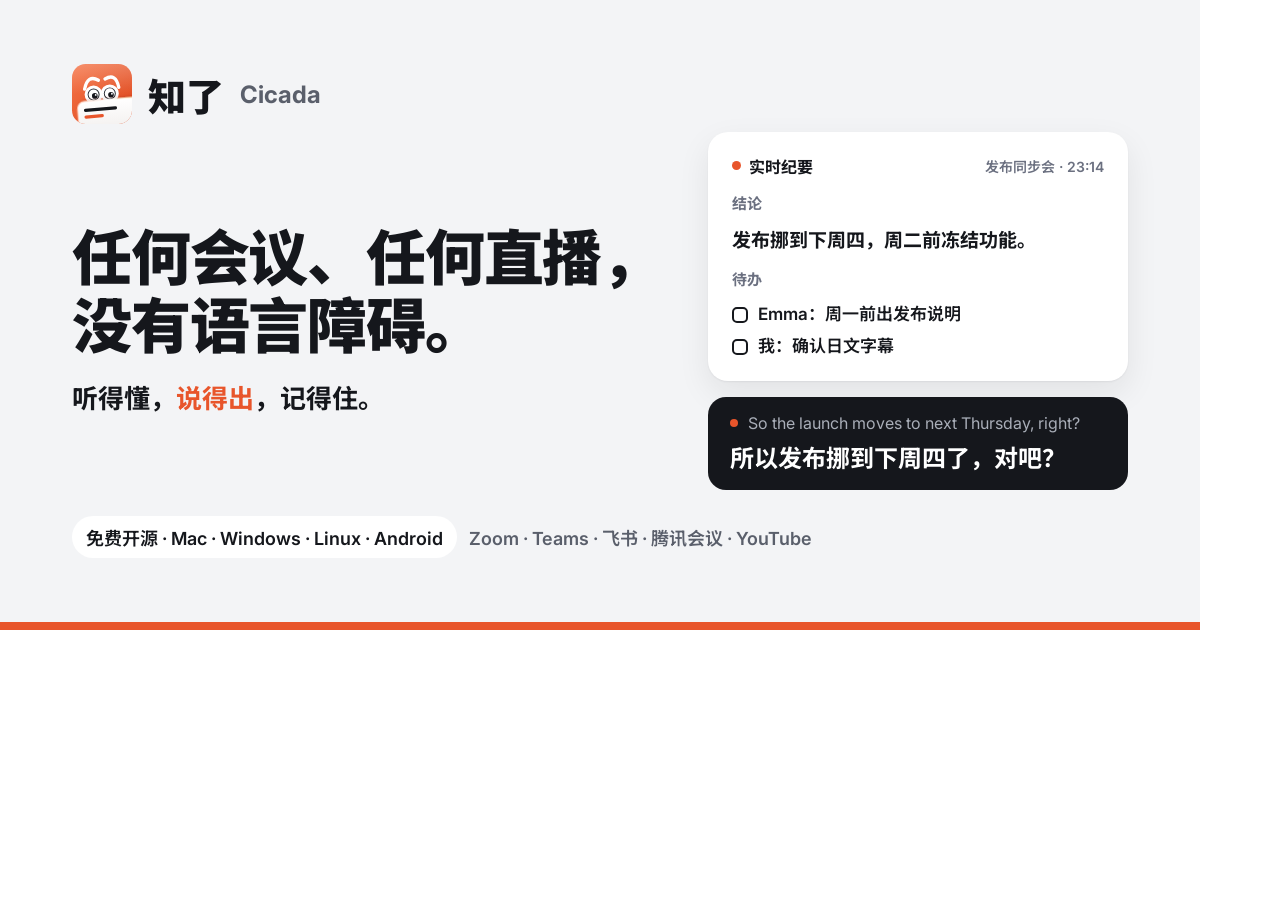
<file: scripts/site-og.html>
<!doctype html>
<!-- The website's share cards, 1200×630: site-og.html?lang=zh → site/og.png, ?lang=en|ja|ko → site/og-<lang>.png.
     Rendered by scripts/site-images.sh. The right half shows what the app does (notes + a subtitle) rather than
     leaving room empty; its wording follows the app's own UI strings in Resources/<lang>.lproj. -->
<html lang="zh-CN">
<head>
<meta charset="utf-8">
<link rel="stylesheet" href="https://fonts.googleapis.com/css2?family=Inter:wght@500;600;700;800&amp;family=Noto+Sans+SC:wght@500;700;900&amp;family=Noto+Sans+JP:wght@500;700;900&amp;family=Noto+Sans+KR:wght@500;700;900&amp;display=swap">
<style>
html, body { margin: 0; }
body { word-break: keep-all; } /* Korean wraps at spaces, not mid-word */
.card { width: 1200px; height: 630px; box-sizing: border-box; padding: 64px 72px 72px; background: #F3F4F6; font-family: Inter, var(--cjk), sans-serif; color: #15171C; display: flex; gap: 40px; position: relative; overflow: hidden; }
.left { flex: 1 1 0; min-width: 0; display: flex; flex-direction: column; justify-content: space-between; }
.top { display: flex; align-items: center; gap: 16px; }
.top img { width: 60px; height: 60px; }
.name { font-size: 38px; font-weight: 900; }
.en { font-size: 24px; font-weight: 700; color: #5A5F6B; }
.slogan { font-size: var(--slogan, 60px); line-height: 1.12; font-weight: 900; letter-spacing: -0.02em; }
.sub { margin-top: 18px; font-size: 26px; font-weight: 700; }
.sub b { color: #E8552B; font-weight: 700; }
.foot { display: flex; align-items: center; gap: 12px; font-size: 18px; font-weight: 600; color: #5A5F6B; white-space: nowrap; }
.pill { padding: 8px 14px; border-radius: 999px; background: #FFFFFF; color: #15171C; }
.right { flex: 0 0 420px; display: flex; flex-direction: column; justify-content: center; gap: 16px; }
.notes { background: #FFFFFF; border-radius: 20px; padding: 22px 24px; display: flex; flex-direction: column; gap: 14px; box-shadow: 0 1px 2px rgba(21,23,28,.06), 0 12px 32px rgba(21,23,28,.08); }
.head { display: flex; align-items: center; gap: 8px; font-size: 16px; font-weight: 700; }
.head span:last-child { margin-left: auto; font-size: 14px; font-weight: 600; color: #6B7080; }
.dot { width: 9px; height: 9px; border-radius: 50%; background: #E8552B; flex: none; }
.label { font-size: 15px; font-weight: 700; color: #6B7080; }
.decision { font-size: 19px; font-weight: 700; line-height: 1.45; }
.todos { display: flex; flex-direction: column; gap: 8px; font-size: 17px; font-weight: 600; line-height: 1.4; }
.todos div { display: flex; gap: 10px; align-items: center; }
.todos div::before { content: ""; width: 16px; height: 16px; box-sizing: border-box; border: 2px solid #15171C; border-radius: 5px; flex: none; }
.bar { background: #15171C; color: #FFFFFF; border-radius: 18px; padding: 16px 22px; }
.bar .s { display: flex; align-items: center; gap: 10px; font-size: 16px; color: #A9AEB8; }
.bar .s .dot { width: 8px; height: 8px; }
.bar .t { margin-top: 6px; font-size: 24px; font-weight: 700; text-wrap: balance; }
.stripe { position: absolute; left: 0; right: 0; bottom: 0; height: 8px; background: #E8552B; }
</style>
</head>
<body>
<div class="card">
  <div class="left">
    <div class="top"><img src="../site/icon.svg" alt=""><span class="name" id="name"></span><span class="en" id="en"></span></div>
    <div><div class="slogan" id="slogan"></div><div class="sub" id="sub"></div></div>
    <div class="foot"><span class="pill" id="pill"></span><span id="apps"></span></div>
  </div>
  <div class="right">
    <div class="notes">
      <div class="head"><span class="dot"></span><span id="notes"></span><span id="meeting"></span></div>
      <div class="label" id="decisionLabel"></div>
      <div class="decision" id="decision"></div>
      <div class="label" id="todoLabel"></div>
      <div class="todos" id="todos"></div>
    </div>
    <div class="bar"><div class="s"><span class="dot"></span><span id="heard"></span></div><div class="t" id="said"></div></div>
  </div>
  <div class="stripe"></div>
</div>
<script>
// sub is [before, accent, after]: 说得出 (speaking into the room) is the part only Cicada does.
const CARDS = {
  zh: { lang: "zh-CN", cjk: "'Noto Sans SC', 'PingFang SC'", name: "知了", en: "Cicada",
    slogan: "任何会议、任何直播，<br>没有语言障碍。", sub: ["听得懂，", "说得出", "，记得住。"],
    pill: "免费开源 · Mac · Windows · Linux · Android", apps: "Zoom · Teams · 飞书 · 腾讯会议 · YouTube",
    notes: "实时纪要", meeting: "发布同步会 · 23:14", decisionLabel: "结论", decision: "发布挪到下周四，周二前冻结功能。",
    todoLabel: "待办", todos: ["Emma：周一前出发布说明", "我：确认日文字幕"],
    heard: "So the launch moves to next Thursday, right?", said: "所以发布挪到下周四了，对吧？" },
  en: { lang: "en", cjk: "'Noto Sans SC'", name: "Cicada", en: "", slogan: "Any call, any stream,<br>no language barrier.", size: "54px",
    sub: ["Understand. ", "Speak up.", " Remember."],
    pill: "Free · Open source · Mac · Windows · Linux · Android", apps: "Zoom · Teams · Meet · YouTube",
    notes: "Live notes", meeting: "Launch sync · 23:14", decisionLabel: "Conclusions", decision: "Launch moves to next Thursday; feature freeze by Tuesday.",
    todoLabel: "To-dos", todos: ["Lin: release notes by Monday", "Me: check the Japanese subtitles"],
    heard: "所以发布挪到下周四了，对吧？", said: "So the launch moves to next Thursday?" },
  ja: { lang: "ja", cjk: "'Noto Sans JP'", name: "Cicada", en: "", slogan: "どんな会議も、<br>どんな配信も、<br>言葉の壁なく。", size: "54px",
    sub: ["聞き取り、", "話し、", "記録する。"],
    pill: "無料・オープンソース · Mac · Windows · Linux · Android", apps: "Zoom · Teams · Meet · YouTube",
    notes: "ライブ議事メモ", meeting: "ローンチ定例 · 23:14", decisionLabel: "結論", decision: "ローンチは来週木曜に延期、火曜に機能凍結。",
    todoLabel: "ToDo", todos: ["Emma：月曜までにリリースノート", "自分：字幕の訳語を確認"],
    heard: "So the launch moves to next Thursday, right?", said: "来週木曜に延期ですね？" },
  ko: { lang: "ko", cjk: "'Noto Sans KR'", name: "Cicada", en: "", slogan: "어떤 회의도,<br>어떤 방송도<br>언어 장벽 없이", size: "54px",
    sub: ["알아듣고, ", "말하고,", " 기록합니다"],
    pill: "무료 오픈 소스 · Mac · Windows · Linux · Android", apps: "Zoom · Teams · Meet · YouTube",
    notes: "실시간 회의록", meeting: "출시 회의 · 23:14", decisionLabel: "결론", decision: "출시는 다음 주 목요일, 화요일까지 기능 동결.",
    todoLabel: "할 일", todos: ["Emma: 월요일까지 릴리스 노트", "나: 자막 용어 확인"],
    heard: "So the launch moves to next Thursday, right?", said: "출시가 다음 주 목요일로 미뤄지죠?" },
};
const c = CARDS[new URLSearchParams(location.search).get("lang")] || CARDS.zh;
const $ = id => document.getElementById(id);
document.documentElement.lang = c.lang;
document.body.style.setProperty("--cjk", c.cjk);
if (c.size) document.body.style.setProperty("--slogan", c.size);
for (const k of ["name", "en", "pill", "apps", "notes", "meeting", "decisionLabel", "decision", "todoLabel", "heard", "said"]) $(k).textContent = c[k];
$("slogan").innerHTML = c.slogan;
$("sub").append(c.sub[0], Object.assign(document.createElement("b"), { textContent: c.sub[1] }), c.sub[2]);
for (const t of c.todos) $("todos").appendChild(Object.assign(document.createElement("div"), { textContent: t }));
</script>
</body>
</html>
</file>
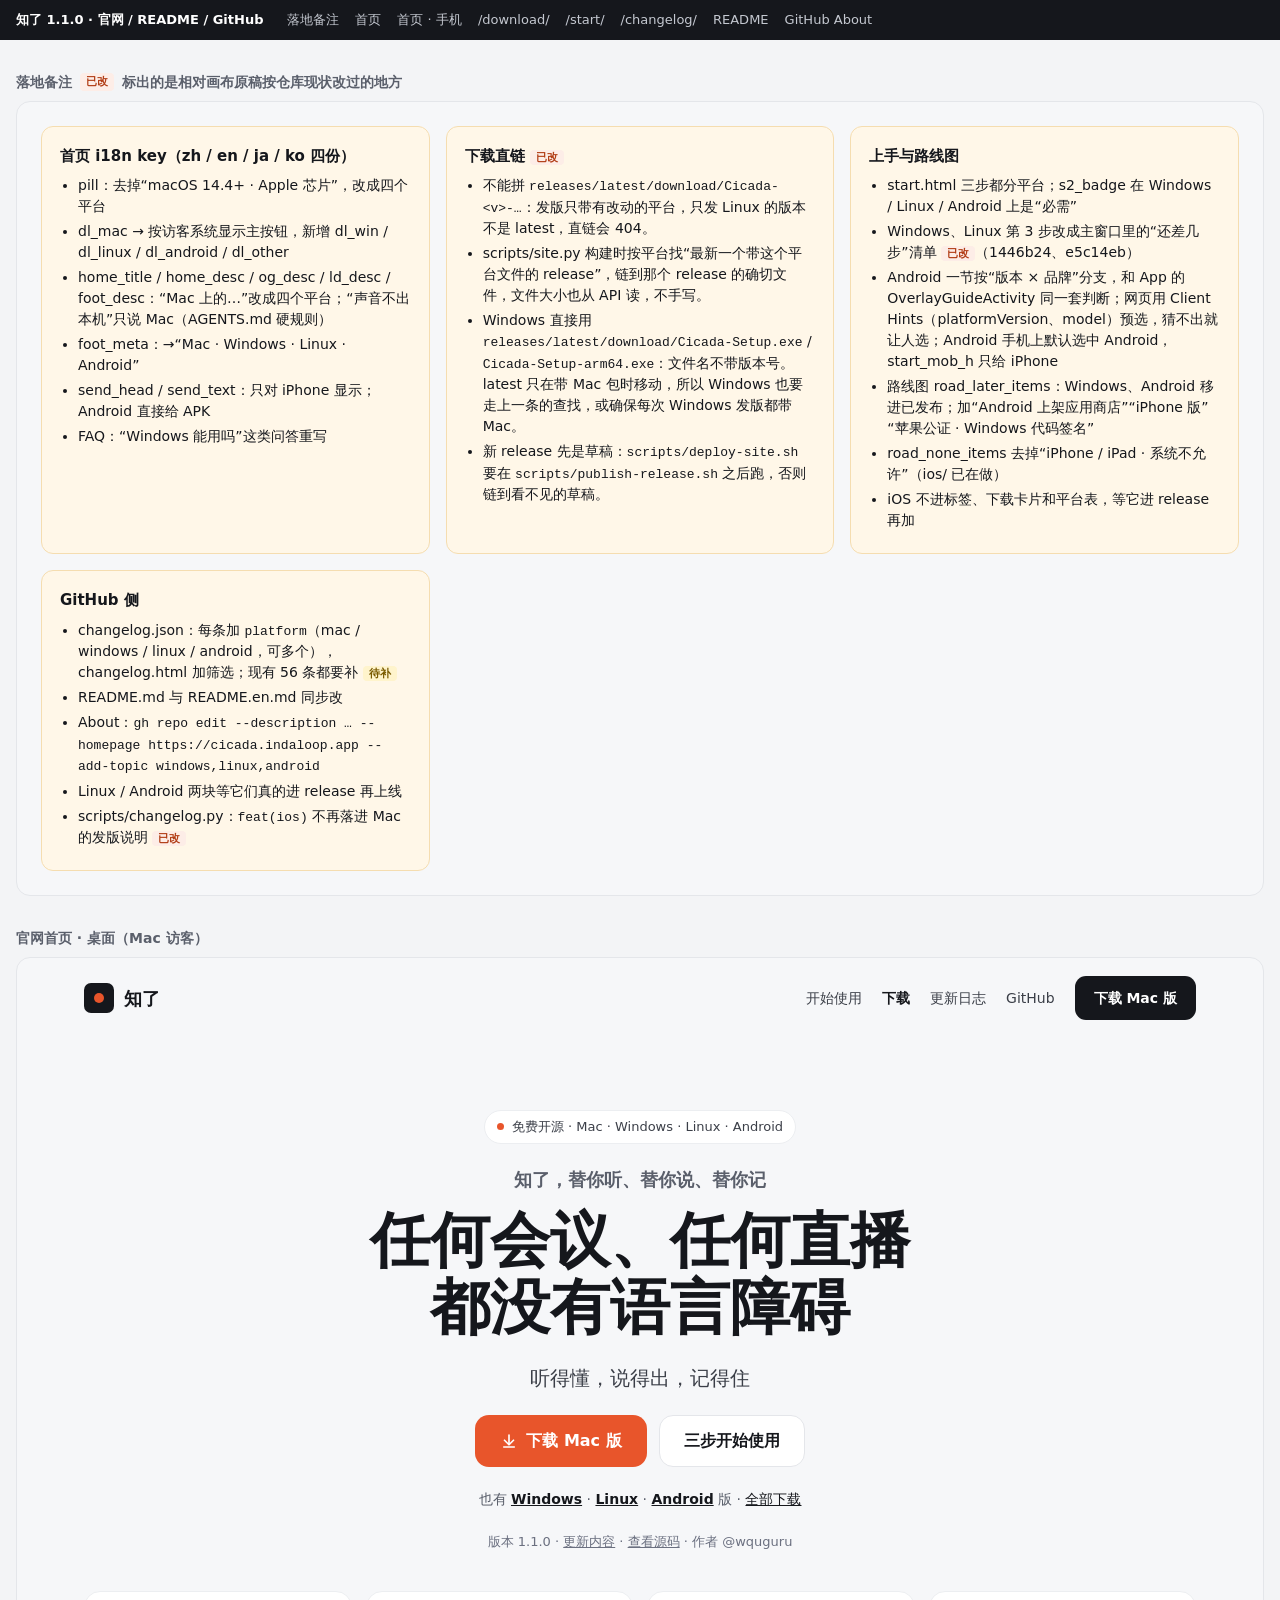
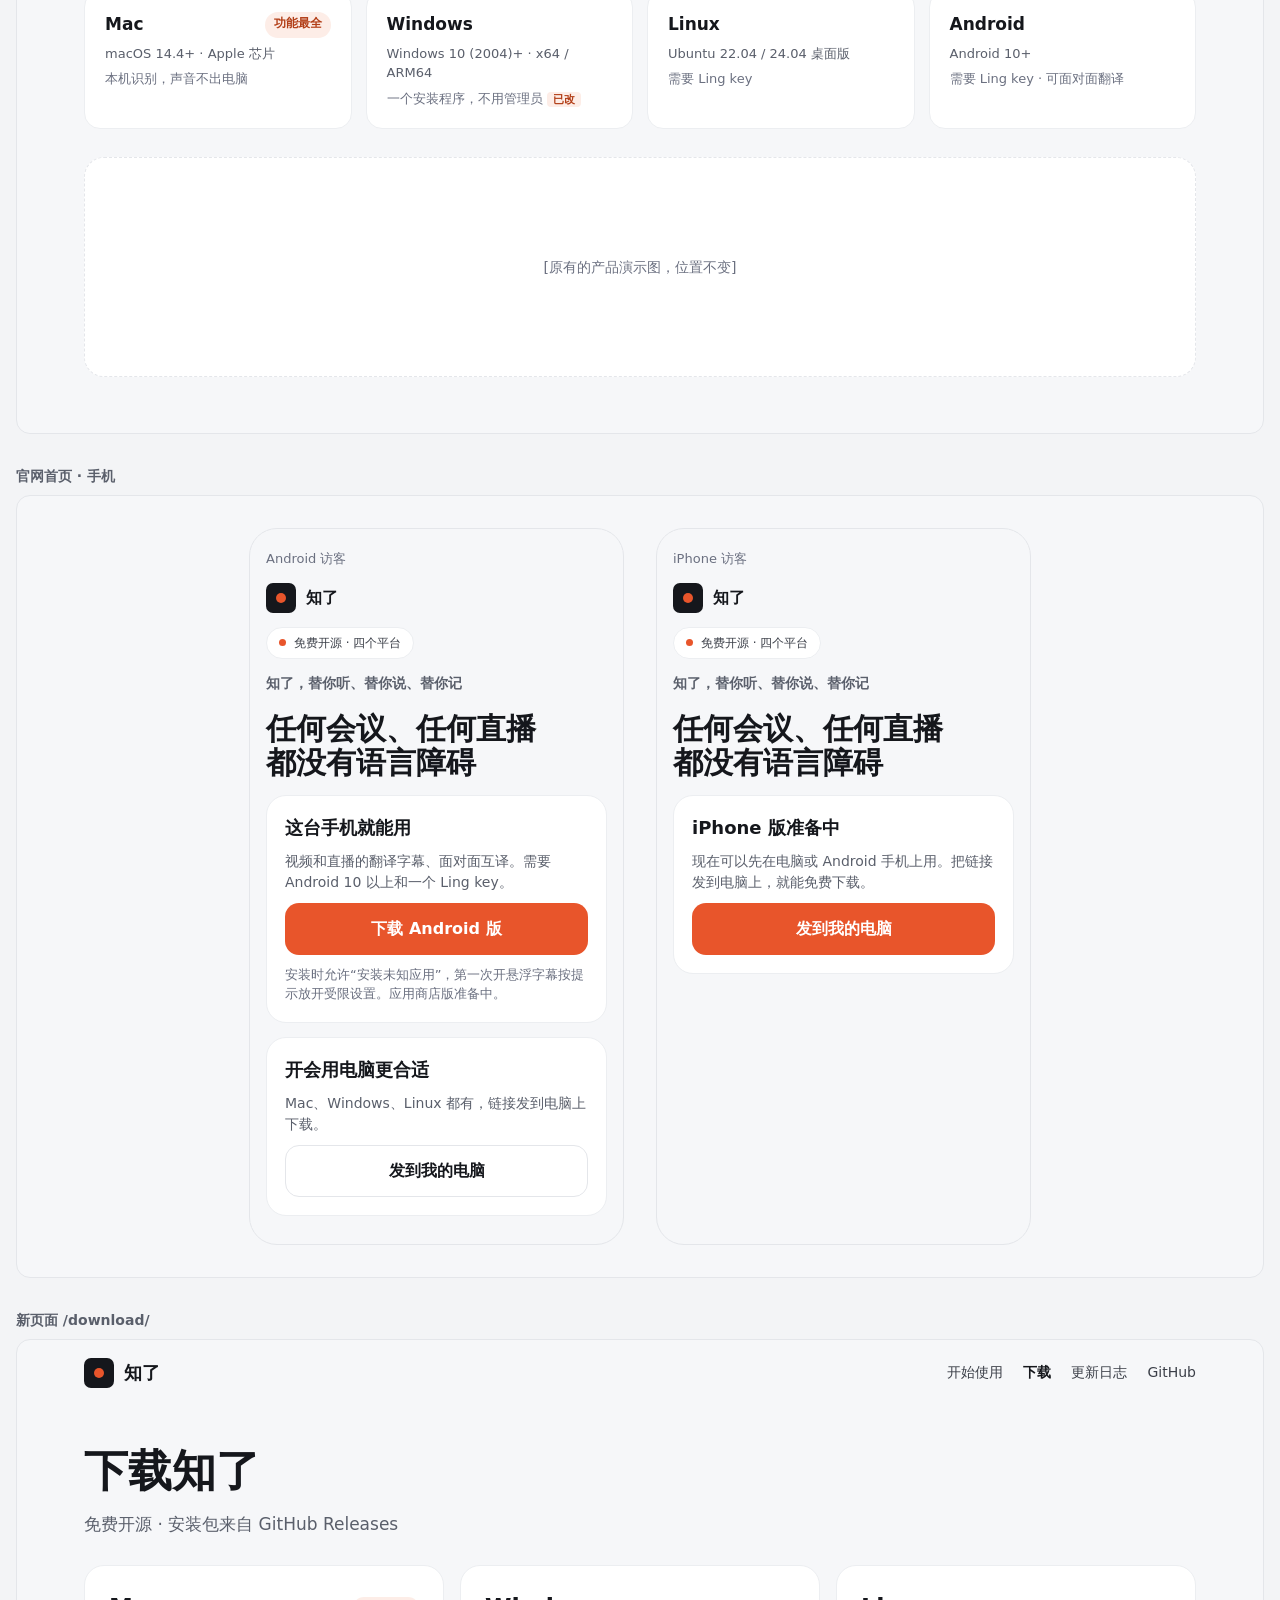
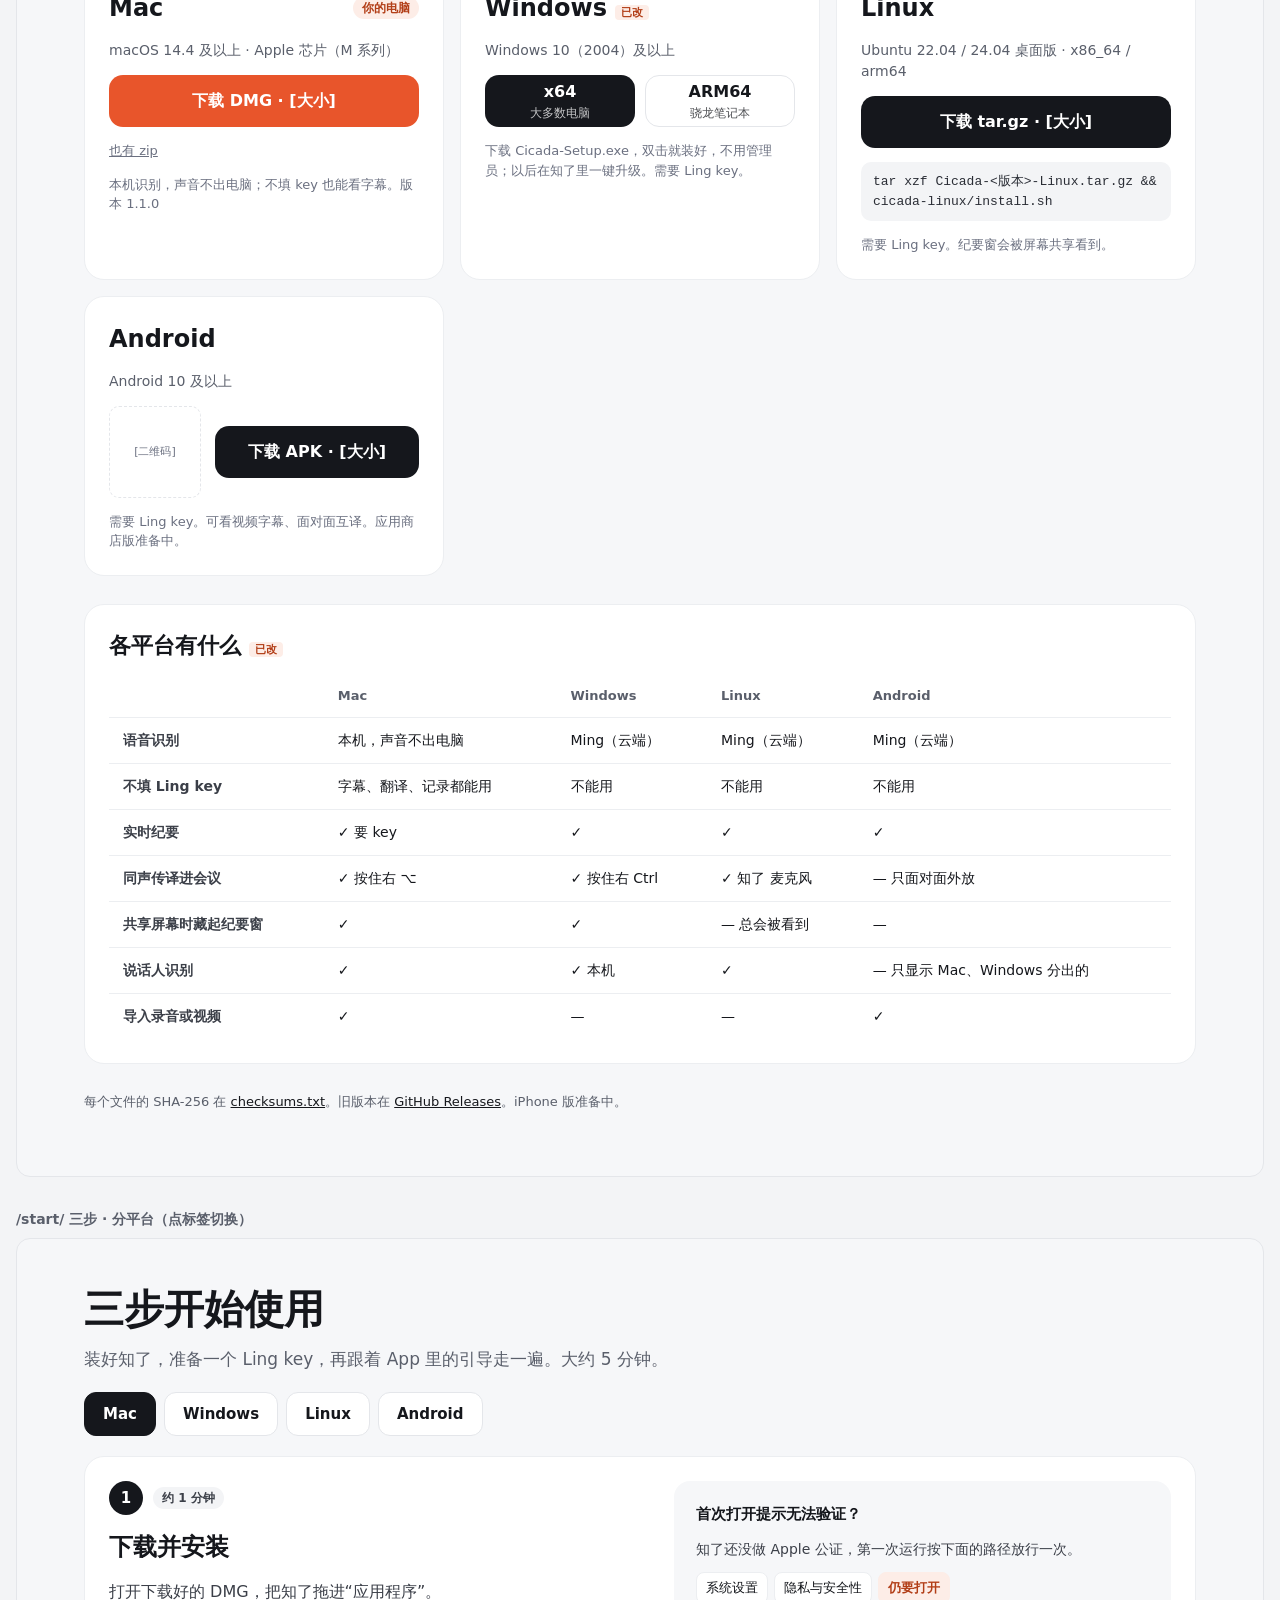
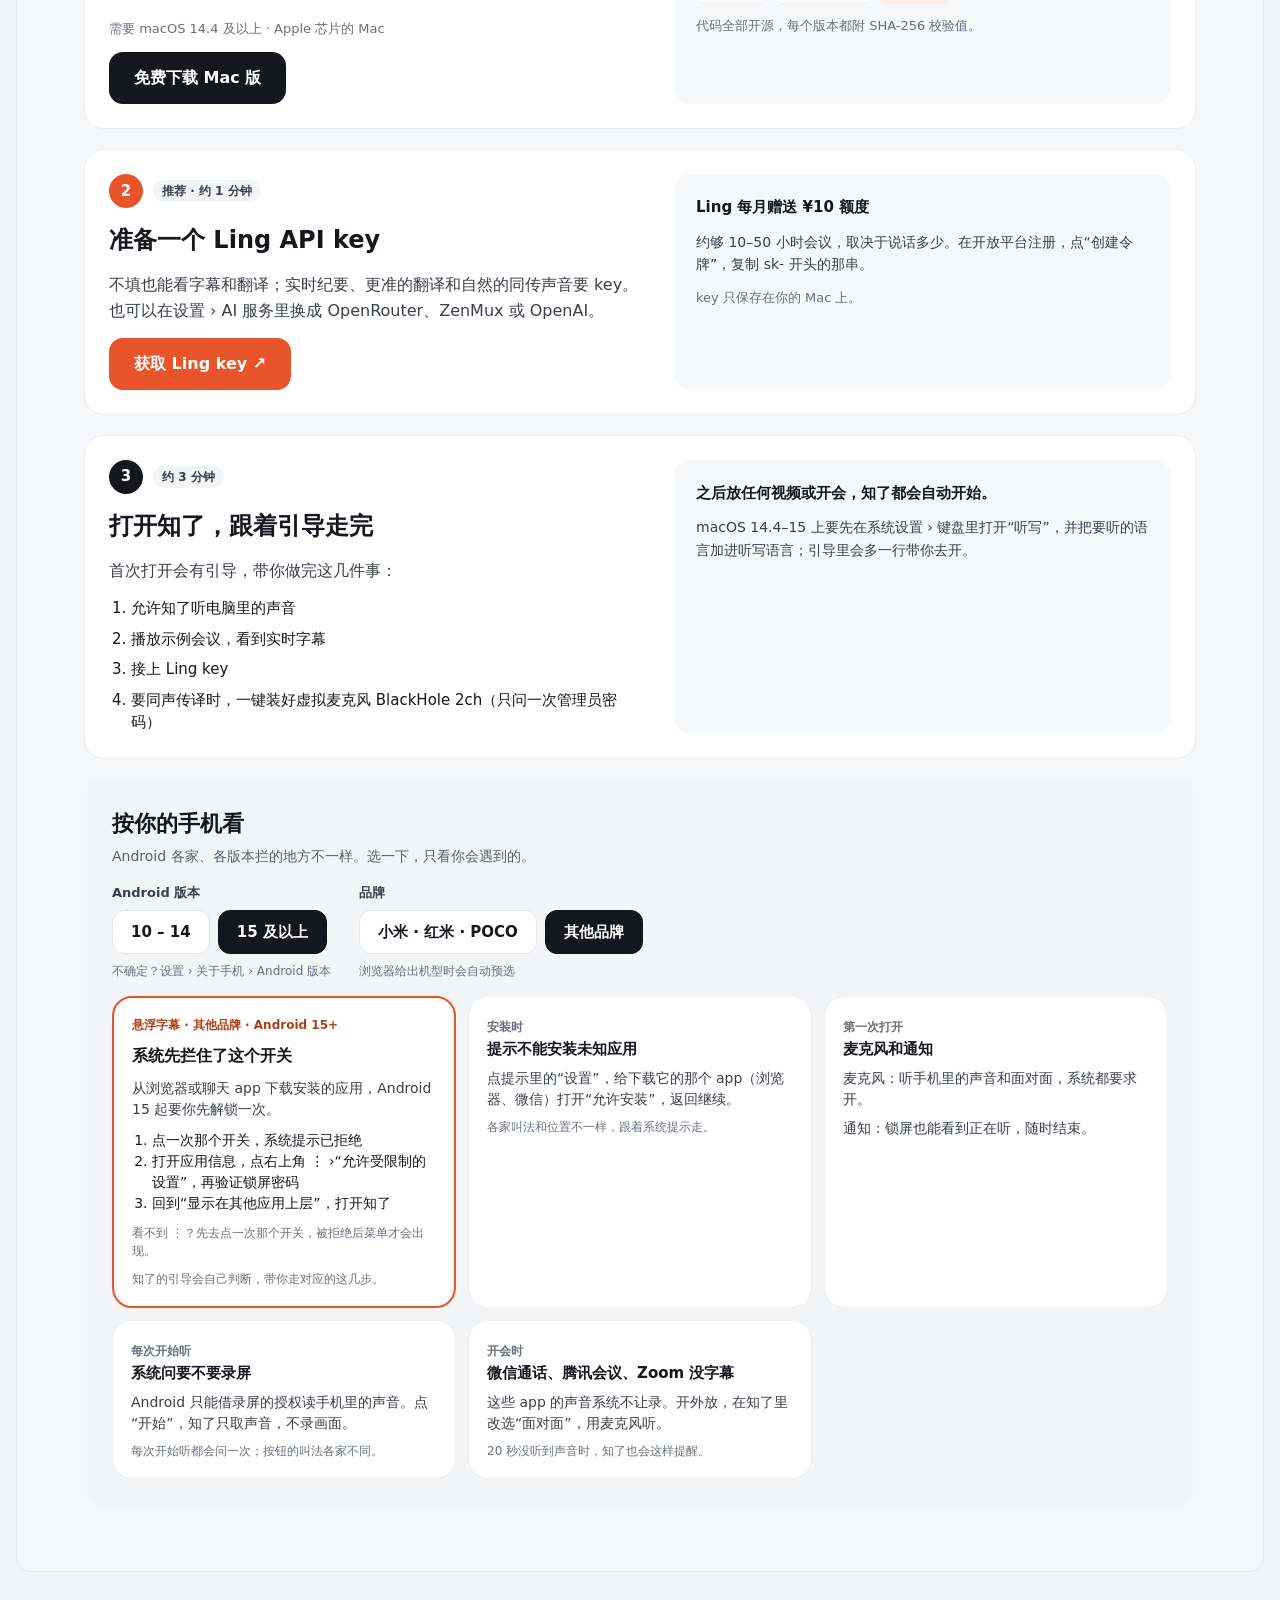
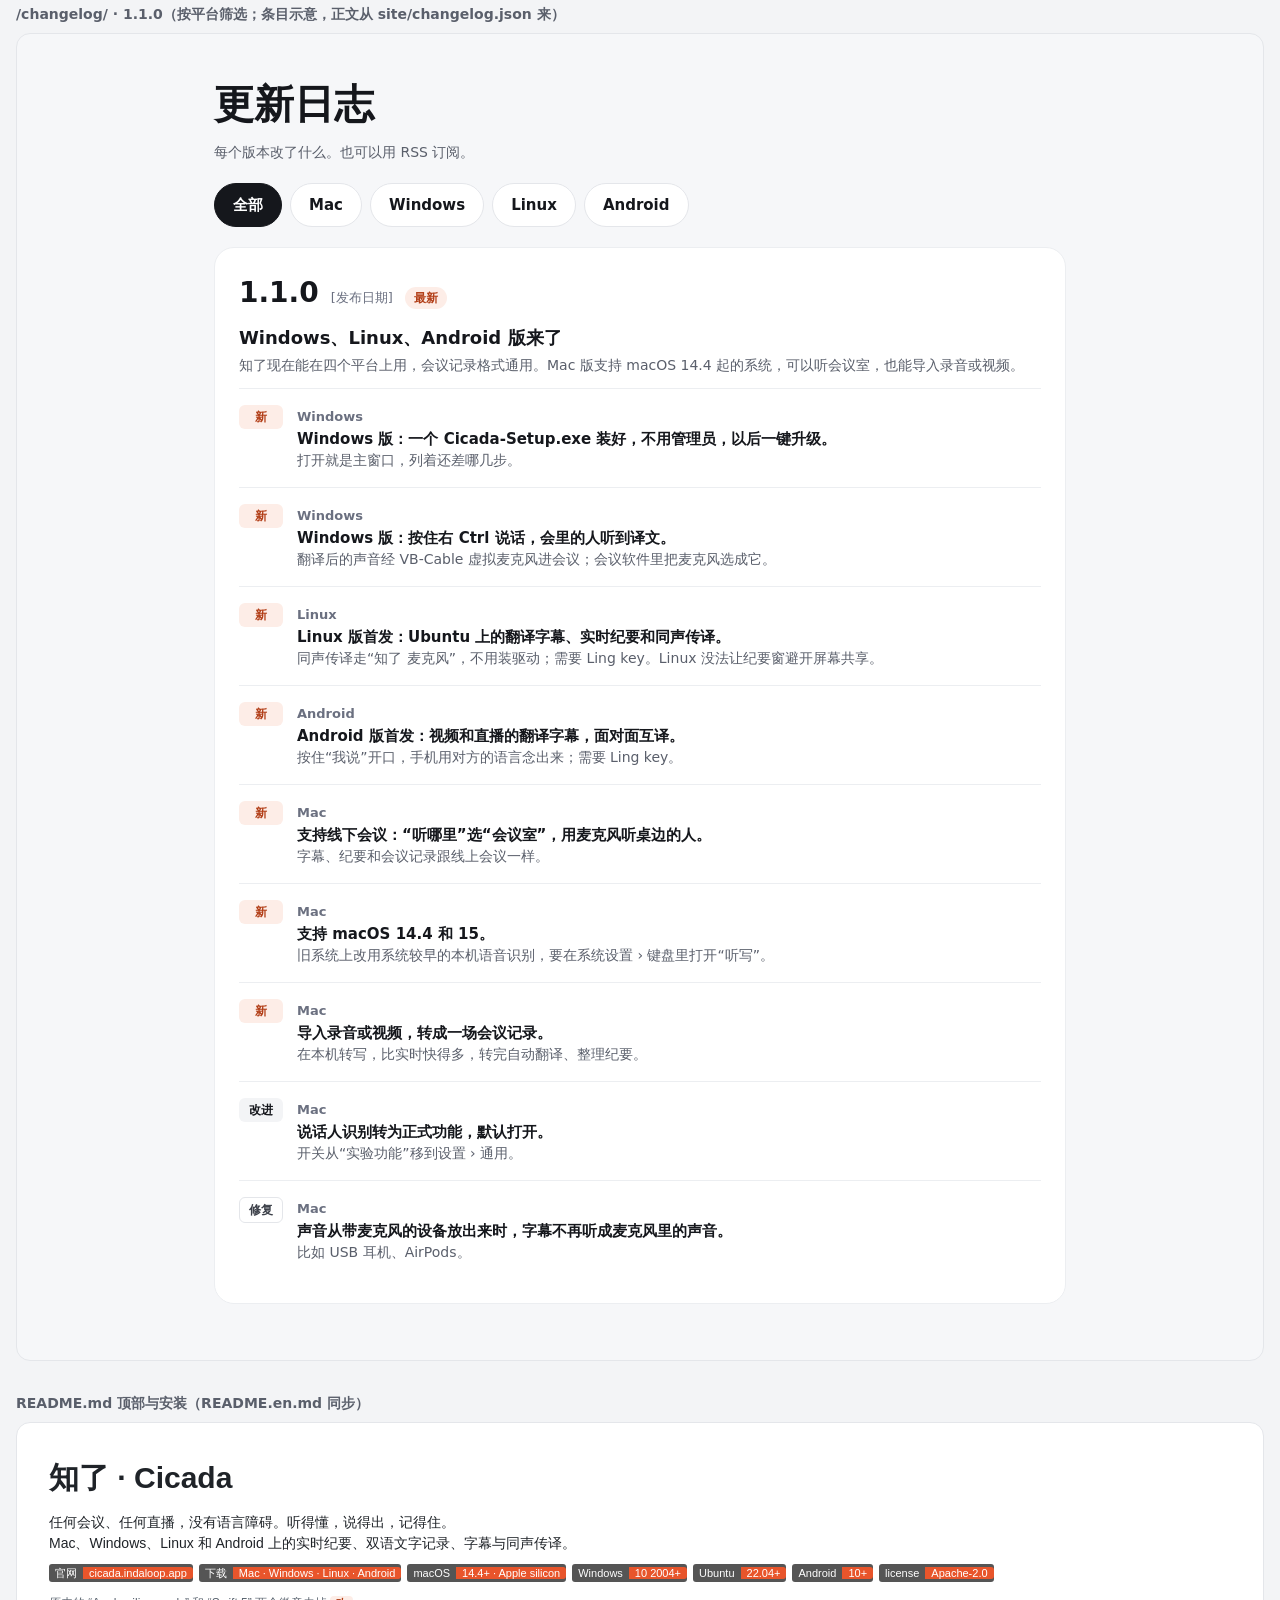
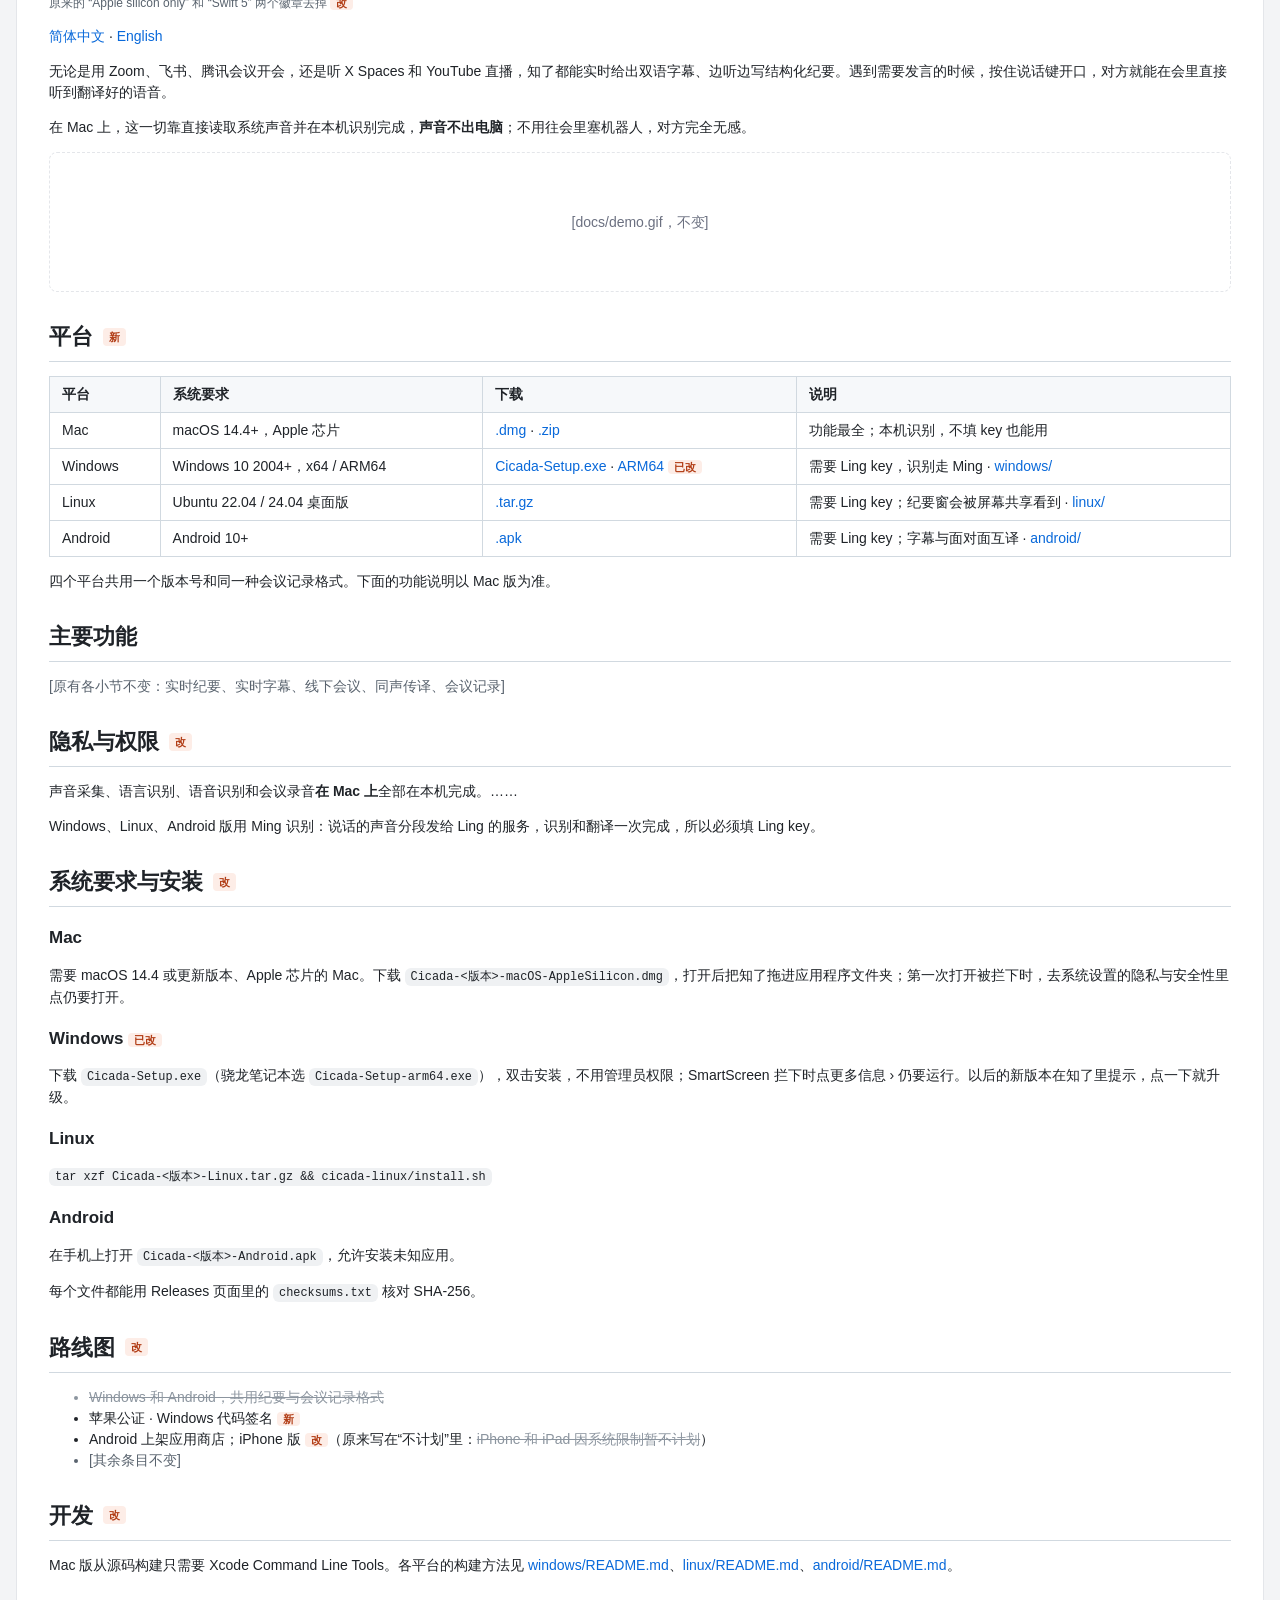
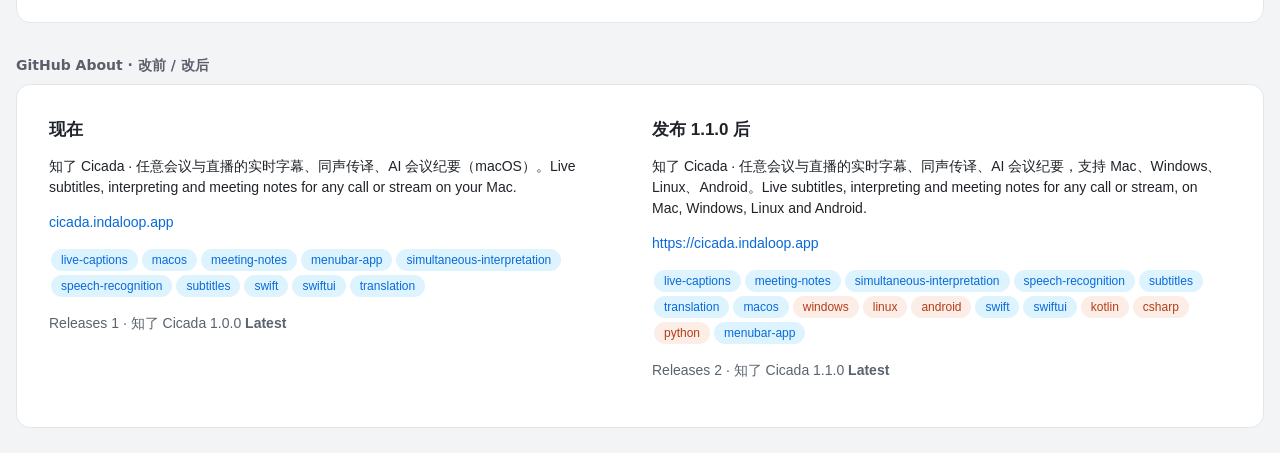
<file: docs/design/site-1.1.0.html>
<!doctype html>
<html lang="zh-CN">
<head>
<meta charset="utf-8">
<meta name="viewport" content="width=device-width, initial-scale=1">
<title>知了 1.1.0 官网与 README</title>
<!-- 设计稿：1.1.0 发布后的官网、README、GitHub About。由 claude.ai 设计画布转成本地文件，并按仓库现状修正
     （标“已改”的地方）。只是稿子，不进 site/ 构建；落地时改 site/*.html、site/i18n/*.json、README*.md。 -->
<style>
:root{--ground:#F3F4F6;--page:#F6F7F9;--card:#FFFFFF;--ink:#15171C;--ink2:#3B3F48;--grey:#5A5F6B;--grey2:#6B7080;--line:#ECEEF1;--line2:#E4E6EA;--accent:#E8552B;--accentText:#B23E17;--accentBg:#FDEDE7;--code:#F3F4F6}
*{box-sizing:border-box}
body{margin:0;background:var(--ground);color:var(--ink);font:15px/1.5 Inter,"Noto Sans SC",-apple-system,"PingFang SC",system-ui,sans-serif}
a{color:var(--ink)}a:hover{color:var(--accentText)}
code{font-family:"JetBrains Mono",ui-monospace,Menlo,monospace;font-size:13px}

/* 稿子外框 */
.toc{position:sticky;top:0;z-index:5;background:var(--ink);color:#fff;display:flex;flex-wrap:wrap;gap:4px 16px;padding:10px 16px;font-size:13px}
.toc b{margin-right:8px}.toc a{color:#C4C8D0;text-decoration:none}.toc a:hover{color:#fff}
.board{max-width:1320px;margin:32px auto;padding:0 16px}
.board>h2{font-size:14px;font-weight:700;color:var(--grey);margin:0 0 8px;display:flex;gap:8px;align-items:center;flex-wrap:wrap}
.frame{background:var(--page);border:1px solid var(--line2);border-radius:14px;overflow:hidden}
.chg{font-size:11px;font-weight:700;color:var(--accentText);background:var(--accentBg);border-radius:4px;padding:1px 6px;white-space:nowrap}
.todo{font-size:11px;font-weight:700;color:#7A5B00;background:#FFF4CC;border-radius:4px;padding:1px 6px;white-space:nowrap}

/* 站点通用 */
.wrap{max-width:1160px;margin:0 auto;padding:0 24px}
header.site{display:flex;flex-wrap:wrap;align-items:center;gap:16px;padding:18px 24px;max-width:1160px;margin:0 auto}
.logo{display:flex;align-items:center;gap:10px;text-decoration:none;font-weight:800;font-size:18px}
.logo i{width:30px;height:30px;border-radius:7px;background:var(--ink);display:inline-flex;align-items:center;justify-content:center}
.logo i::after{content:"";width:10px;height:10px;border-radius:50%;background:var(--accent)}
nav.top{display:flex;flex-wrap:wrap;gap:20px;margin-left:auto;align-items:center;font-size:14px}
nav.top a{text-decoration:none;color:var(--ink2)}nav.top a.on{color:var(--ink);font-weight:600}
.btn{display:inline-flex;align-items:center;justify-content:center;gap:8px;min-height:52px;padding:0 24px;border-radius:14px;font-weight:700;text-decoration:none;font-size:16px;border:1px solid transparent}
.btn.sm{min-height:44px;padding:0 18px;border-radius:11px;font-size:14px;font-weight:600}
.btn.orange{background:var(--accent);color:#fff}.btn.dark{background:var(--ink);color:#fff}.btn.light{background:#fff;border-color:var(--line2);color:var(--ink)}
.btn small{display:block;font-size:12px;font-weight:500;opacity:.75}
.card{background:var(--card);border:1px solid var(--line);border-radius:20px;padding:24px}
.pill{display:inline-flex;align-items:center;gap:8px;padding:6px 12px;border-radius:999px;background:#fff;border:1px solid var(--line);font-size:13px;color:var(--ink2)}
.pill::before{content:"";width:7px;height:7px;border-radius:50%;background:var(--accent)}
.tag{font-size:12px;font-weight:600;color:var(--accentText);background:var(--accentBg);border-radius:999px;padding:2px 9px}
.tag.grey{color:var(--ink2);background:var(--code)}
.muted{color:var(--grey);font-size:14px}.muted2{color:var(--grey2);font-size:13px}
.grid{display:grid;gap:16px;grid-template-columns:repeat(auto-fit,minmax(260px,1fr))}
.cmd{display:block;background:var(--code);border-radius:10px;padding:10px 12px;color:#2A2D35;word-break:break-all}
.seg{display:flex;flex-wrap:wrap;gap:8px}
.seg button{min-height:44px;padding:0 18px;border-radius:12px;border:1px solid var(--line2);background:#fff;color:var(--ink);font:inherit;font-weight:600;cursor:pointer}
.seg button[aria-selected=true],.seg button[aria-pressed=true]{background:var(--ink);border-color:var(--ink);color:#fff;font-weight:700}
.seg.round button{border-radius:999px}
.path{display:flex;flex-wrap:wrap;gap:6px;font-size:13px}
.path span{background:#fff;border:1px solid var(--line);border-radius:8px;padding:5px 9px}
.path span:last-child{background:var(--accentBg);border-color:var(--accentBg);color:var(--accentText);font-weight:600}
.placeholder{border:1px dashed var(--line2);border-radius:20px;background:#fff;display:flex;align-items:center;justify-content:center;color:var(--grey2);font-size:14px}

/* 首页 */
.hero{display:flex;flex-direction:column;align-items:center;text-align:center;gap:22px;padding:72px 24px 40px}
.hero h1{margin:0;display:flex;flex-direction:column;gap:14px}
.hero h1 span:first-child{font-size:18px;font-weight:600;color:var(--grey)}
.hero h1 span:last-child{font-size:clamp(36px,6vw,60px);line-height:1.12;font-weight:900}
.plat{display:flex;flex-direction:column;gap:6px;text-decoration:none;padding:20px;border-radius:16px}
.plat strong{font-size:17px}

/* 手机 */
.phones{display:flex;flex-wrap:wrap;gap:32px;justify-content:center;padding:32px 16px}
.phone{width:375px;max-width:100%;background:var(--page);border:1px solid var(--line2);border-radius:28px;padding:20px 16px 28px;display:flex;flex-direction:column;gap:14px}
.phone h1{font-size:30px;line-height:1.15;font-weight:900;margin:4px 0 0}

/* 下载页表格 */
table.cmp{width:100%;border-collapse:collapse;min-width:720px}
.cmp th,.cmp td{padding:12px 14px;border-top:1px solid var(--line);text-align:left;font-size:14px;vertical-align:top}
.cmp th{font-weight:600;color:var(--ink2);white-space:nowrap}
.cmp thead th{border-top:0;font-size:13px;color:var(--grey)}

/* 上手 */
.step{display:flex;flex-wrap:wrap;gap:28px}
.step>div{flex:1 1 380px;min-width:0;display:flex;flex-direction:column;gap:14px}
.step aside{flex:1 1 340px;min-width:0;background:var(--page);border-radius:16px;padding:22px;display:flex;flex-direction:column;gap:12px}
.num{width:34px;height:34px;border-radius:50%;background:var(--ink);color:#fff;display:inline-flex;align-items:center;justify-content:center;font-weight:800}
.num.o{background:var(--accent)}
.step h3{margin:0;font-size:24px;font-weight:800}
.step ol{margin:0;padding-left:22px;display:flex;flex-direction:column;gap:8px}
.ov{border:2px solid var(--accent)}

/* 更新日志 */
.rel{display:flex;flex-direction:column;gap:0}
.item{display:flex;gap:14px;padding:16px 0;border-top:1px solid var(--line)}
.kind{flex:none;width:44px;text-align:center;font-size:12px;font-weight:700;border-radius:6px;padding:3px 0;height:fit-content}
.k-new{color:var(--accentText);background:var(--accentBg)}.k-imp{background:var(--code)}.k-fix{border:1px solid var(--line2);background:#fff;color:var(--ink2)}

/* GitHub 风格 */
.gh{background:#fff;color:#1f2328;font:14px/1.5 -apple-system,"Segoe UI","Noto Sans SC",sans-serif;padding:32px}
.gh a{color:#0969da;text-decoration:none}
.gh h1{font-size:30px;margin:0 0 12px}
.gh h2.md{font-size:22px;font-weight:600;margin:28px 0 14px;padding-bottom:8px;border-bottom:1px solid #d1d9e0;display:flex;gap:10px;align-items:center}
.gh h3{font-size:17px;margin:18px 0 6px}
.gh table{border-collapse:collapse;width:100%;font-size:14px;margin:0 0 14px}
.gh th,.gh td{border:1px solid #d1d9e0;padding:7px 12px;text-align:left;vertical-align:top}
.gh th{background:#f6f8fa}
.gh code{background:#eff1f3;padding:2px 6px;border-radius:6px;font-size:85%}
.badges{display:flex;flex-wrap:wrap;gap:6px;margin:10px 0}
.badges span{font:11px/18px Verdana,sans-serif;color:#fff;background:#555;border-radius:3px;padding:0 6px}
.badges span b{background:#E8552B;margin-right:-6px;margin-left:6px;padding:0 6px;border-radius:0 3px 3px 0;font-weight:400}
.topic{display:inline-block;font-size:12px;font-weight:500;color:#0969da;background:#ddf4ff;border-radius:999px;padding:2px 10px;margin:2px}
.topic.add{color:var(--accentText);background:var(--accentBg)}
.topic.gone{color:#8c959f;background:#f6f8fa;text-decoration:line-through}
.del{text-decoration:line-through;color:#8c959f}

/* 备注 */
.notes{display:grid;gap:16px;grid-template-columns:repeat(auto-fit,minmax(320px,1fr));padding:24px}
.note{background:#FFF7E8;border:1px solid #F5DDB0;border-radius:12px;padding:18px;font-size:14px}
.note h3{margin:0 0 8px;font-size:15px}.note ul{margin:0;padding-left:18px}.note li{margin:4px 0}

@media (max-width:640px){.wrap,header.site{padding-left:16px;padding-right:16px}.gh{padding:20px 16px}.hero{padding:48px 16px 32px}}
</style>
</head>
<body>

<div class="toc"><b>知了 1.1.0 · 官网 / README / GitHub</b>
<a href="#b-notes">落地备注</a><a href="#b-home">首页</a><a href="#b-phone">首页 · 手机</a><a href="#b-download">/download/</a><a href="#b-start">/start/</a><a href="#b-changelog">/changelog/</a><a href="#b-readme">README</a><a href="#b-about">GitHub About</a>
</div>

<!-- ============ 落地备注 ============ -->
<section class="board" id="b-notes">
<h2>落地备注 <span class="chg">已改</span> 标出的是相对画布原稿按仓库现状改过的地方</h2>
<div class="frame notes">
<div class="note"><h3>首页 i18n key（zh / en / ja / ko 四份）</h3><ul>
<li>pill：去掉“macOS 14.4+ · Apple 芯片”，改成四个平台</li>
<li>dl_mac → 按访客系统显示主按钮，新增 dl_win / dl_linux / dl_android / dl_other</li>
<li>home_title / home_desc / og_desc / ld_desc / foot_desc：“Mac 上的…”改成四个平台；“声音不出本机”只说 Mac（AGENTS.md 硬规则）</li>
<li>foot_meta：→“Mac · Windows · Linux · Android”</li>
<li>send_head / send_text：只对 iPhone 显示；Android 直接给 APK</li>
<li>FAQ：“Windows 能用吗”这类问答重写</li></ul></div>
<div class="note"><h3>下载直链 <span class="chg">已改</span></h3><ul>
<li>不能拼 <code>releases/latest/download/Cicada-&lt;v&gt;-…</code>：发版只带有改动的平台，只发 Linux 的版本不是 latest，直链会 404。</li>
<li>scripts/site.py 构建时按平台找“最新一个带这个平台文件的 release”，链到那个 release 的确切文件，文件大小也从 API 读，不手写。</li>
<li>Windows 直接用 <code>releases/latest/download/Cicada-Setup.exe</code> / <code>Cicada-Setup-arm64.exe</code>：文件名不带版本号。latest 只在带 Mac 包时移动，所以 Windows 也要走上一条的查找，或确保每次 Windows 发版都带 Mac。</li>
<li>新 release 先是草稿：<code>scripts/deploy-site.sh</code> 要在 <code>scripts/publish-release.sh</code> 之后跑，否则链到看不见的草稿。</li></ul></div>
<div class="note"><h3>上手与路线图</h3><ul>
<li>start.html 三步都分平台；s2_badge 在 Windows / Linux / Android 上是“必需”</li>
<li>Windows、Linux 第 3 步改成主窗口里的“还差几步”清单 <span class="chg">已改</span>（1446b24、e5c14eb）</li>
<li>Android 一节按“版本 × 品牌”分支，和 App 的 OverlayGuideActivity 同一套判断；网页用 Client Hints（platformVersion、model）预选，猜不出就让人选；Android 手机上默认选中 Android，start_mob_h 只给 iPhone</li>
<li>路线图 road_later_items：Windows、Android 移进已发布；加“Android 上架应用商店”“iPhone 版”“苹果公证 · Windows 代码签名”</li>
<li>road_none_items 去掉“iPhone / iPad · 系统不允许”（ios/ 已在做）</li>
<li>iOS 不进标签、下载卡片和平台表，等它进 release 再加</li></ul></div>
<div class="note"><h3>GitHub 侧</h3><ul>
<li>changelog.json：每条加 <code>platform</code>（mac / windows / linux / android，可多个），changelog.html 加筛选；现有 56 条都要补 <span class="todo">待补</span></li>
<li>README.md 与 README.en.md 同步改</li>
<li>About：<code>gh repo edit --description … --homepage https://cicada.indaloop.app --add-topic windows,linux,android</code></li>
<li>Linux / Android 两块等它们真的进 release 再上线</li>
<li>scripts/changelog.py：<code>feat(ios)</code> 不再落进 Mac 的发版说明 <span class="chg">已改</span></li></ul></div>
</div>
</section>

<!-- ============ 首页 ============ -->
<section class="board" id="b-home">
<h2>官网首页 · 桌面（Mac 访客）</h2>
<div class="frame">
<header class="site"><a class="logo" href="#"><i aria-hidden="true"></i>知了</a>
<nav class="top"><a href="#b-start">开始使用</a><a class="on" href="#b-download">下载</a><a href="#b-changelog">更新日志</a><a href="#">GitHub</a><a class="btn sm dark" href="#">下载 Mac 版</a></nav></header>
<div class="hero">
<span class="pill">免费开源 · Mac · Windows · Linux · Android</span>
<h1><span>知了，替你听、替你说、替你记</span><span>任何会议、任何直播<br>都没有语言障碍</span></h1>
<p style="margin:0;font-size:20px;color:var(--ink2)">听得懂，说得出，记得住</p>
<div style="display:flex;flex-wrap:wrap;justify-content:center;gap:12px">
<a class="btn orange" href="#"><svg width="18" height="18" viewBox="0 0 24 24" fill="none" stroke="currentColor" stroke-width="2.2" stroke-linecap="round" stroke-linejoin="round" aria-hidden="true"><path d="M12 4v12"/><path d="M6 11l6 6 6-6"/><path d="M5 20h14"/></svg>下载 Mac 版</a>
<a class="btn light" href="#b-start">三步开始使用</a></div>
<p class="muted" style="margin:0">也有 <a href="#"><b>Windows</b></a> · <a href="#"><b>Linux</b></a> · <a href="#"><b>Android</b></a> 版 · <a href="#b-download">全部下载</a></p>
<p class="muted2" style="margin:0">版本 1.1.0 · <a href="#b-changelog" style="color:inherit">更新内容</a> · <a href="#" style="color:inherit">查看源码</a> · 作者 @wquguru</p>
</div>
<div class="wrap" style="padding-bottom:56px">
<div class="grid" style="grid-template-columns:repeat(auto-fit,minmax(230px,1fr));gap:14px">
<a class="plat card" href="#"><span style="display:flex;justify-content:space-between"><strong>Mac</strong><span class="tag">功能最全</span></span><span class="muted" style="font-size:13px">macOS 14.4+ · Apple 芯片</span><span class="muted2">本机识别，声音不出电脑</span></a>
<a class="plat card" href="#"><strong>Windows</strong><span class="muted" style="font-size:13px">Windows 10 (2004)+ · x64 / ARM64</span><span class="muted2">一个安装程序，不用管理员 <span class="chg">已改</span></span></a>
<a class="plat card" href="#"><strong>Linux</strong><span class="muted" style="font-size:13px">Ubuntu 22.04 / 24.04 桌面版</span><span class="muted2">需要 Ling key</span></a>
<a class="plat card" href="#"><strong>Android</strong><span class="muted" style="font-size:13px">Android 10+</span><span class="muted2">需要 Ling key · 可面对面翻译</span></a>
</div>
<div class="placeholder" style="margin-top:28px;height:220px">[原有的产品演示图，位置不变]</div>
</div>
</div>
</section>

<!-- ============ 手机 ============ -->
<section class="board" id="b-phone">
<h2>官网首页 · 手机</h2>
<div class="frame phones">
<div class="phone"><span class="muted2">Android 访客</span>
<a class="logo" href="#" style="font-size:16px"><i aria-hidden="true"></i>知了</a>
<span class="pill" style="align-self:flex-start;font-size:12px">免费开源 · 四个平台</span>
<span class="muted" style="font-weight:600">知了，替你听、替你说、替你记</span>
<h1>任何会议、任何直播<br>都没有语言障碍</h1>
<section class="card" style="padding:18px;display:flex;flex-direction:column;gap:10px"><b style="font-size:18px">这台手机就能用</b>
<p class="muted" style="margin:0">视频和直播的翻译字幕、面对面互译。需要 Android 10 以上和一个 Ling key。</p>
<a class="btn orange" href="#">下载 Android 版</a>
<p class="muted2" style="margin:0">安装时允许“安装未知应用”，第一次开悬浮字幕按提示放开受限设置。应用商店版准备中。</p></section>
<section class="card" style="padding:18px;display:flex;flex-direction:column;gap:10px"><b style="font-size:18px">开会用电脑更合适</b>
<p class="muted" style="margin:0">Mac、Windows、Linux 都有，链接发到电脑上下载。</p>
<a class="btn light" href="#">发到我的电脑</a></section>
</div>
<div class="phone"><span class="muted2">iPhone 访客</span>
<a class="logo" href="#" style="font-size:16px"><i aria-hidden="true"></i>知了</a>
<span class="pill" style="align-self:flex-start;font-size:12px">免费开源 · 四个平台</span>
<span class="muted" style="font-weight:600">知了，替你听、替你说、替你记</span>
<h1>任何会议、任何直播<br>都没有语言障碍</h1>
<section class="card" style="padding:18px;display:flex;flex-direction:column;gap:10px"><b style="font-size:18px">iPhone 版准备中</b>
<p class="muted" style="margin:0">现在可以先在电脑或 Android 手机上用。把链接发到电脑上，就能免费下载。</p>
<a class="btn orange" href="#">发到我的电脑</a></section>
</div>
</div>
</section>

<!-- ============ 下载页 ============ -->
<section class="board" id="b-download">
<h2>新页面 /download/</h2>
<div class="frame">
<header class="site"><a class="logo" href="#"><i aria-hidden="true"></i>知了</a>
<nav class="top"><a href="#b-start">开始使用</a><a class="on" href="#">下载</a><a href="#b-changelog">更新日志</a><a href="#">GitHub</a></nav></header>
<main class="wrap" style="padding-top:32px;padding-bottom:64px;display:flex;flex-direction:column;gap:28px">
<div><h1 style="margin:0 0 8px;font-size:44px;font-weight:900">下载知了</h1>
<p class="muted" style="margin:0;font-size:17px">免费开源 · 安装包来自 GitHub Releases</p></div>
<div class="grid" style="grid-template-columns:repeat(auto-fit,minmax(300px,1fr))">
<section class="card" style="display:flex;flex-direction:column;gap:14px">
<div style="display:flex;justify-content:space-between;align-items:center"><h2 style="margin:0;font-size:24px">Mac</h2><span class="tag">你的电脑</span></div>
<p class="muted" style="margin:0">macOS 14.4 及以上 · Apple 芯片（M 系列）</p>
<a class="btn orange" href="#">下载 DMG · [大小]</a>
<a class="muted2" href="#">也有 zip</a>
<p class="muted2" style="margin:0">本机识别，声音不出电脑；不填 key 也能看字幕。版本 1.1.0</p></section>
<section class="card" style="display:flex;flex-direction:column;gap:14px">
<h2 style="margin:0;font-size:24px">Windows <span class="chg">已改</span></h2>
<p class="muted" style="margin:0">Windows 10（2004）及以上</p>
<div style="display:grid;grid-template-columns:1fr 1fr;gap:10px">
<a class="btn dark" href="#" style="flex-direction:column;gap:0">x64<small>大多数电脑</small></a>
<a class="btn light" href="#" style="flex-direction:column;gap:0">ARM64<small>骁龙笔记本</small></a></div>
<p class="muted2" style="margin:0">下载 Cicada-Setup.exe，双击就装好，不用管理员；以后在知了里一键升级。需要 Ling key。</p></section>
<section class="card" style="display:flex;flex-direction:column;gap:14px">
<h2 style="margin:0;font-size:24px">Linux</h2>
<p class="muted" style="margin:0">Ubuntu 22.04 / 24.04 桌面版 · x86_64 / arm64</p>
<a class="btn dark" href="#">下载 tar.gz · [大小]</a>
<code class="cmd">tar xzf Cicada-&lt;版本&gt;-Linux.tar.gz &amp;&amp; cicada-linux/install.sh</code>
<p class="muted2" style="margin:0">需要 Ling key。纪要窗会被屏幕共享看到。</p></section>
<section class="card" style="display:flex;flex-direction:column;gap:14px">
<h2 style="margin:0;font-size:24px">Android</h2>
<p class="muted" style="margin:0">Android 10 及以上</p>
<div style="display:flex;gap:14px;align-items:center">
<div class="placeholder" role="img" aria-label="扫码下载 APK 的二维码" style="width:92px;height:92px;flex:none;border-radius:10px;font-size:11px">[二维码]</div>
<a class="btn dark" href="#" style="flex:1">下载 APK · [大小]</a></div>
<p class="muted2" style="margin:0">需要 Ling key。可看视频字幕、面对面互译。应用商店版准备中。</p></section>
</div>
<section class="card"><h2 style="margin:0 0 12px;font-size:22px">各平台有什么 <span class="chg">已改</span></h2>
<div style="overflow-x:auto"><table class="cmp">
<thead><tr><th></th><th>Mac</th><th>Windows</th><th>Linux</th><th>Android</th></tr></thead>
<tbody>
<tr><th>语音识别</th><td>本机，声音不出电脑</td><td>Ming（云端）</td><td>Ming（云端）</td><td>Ming（云端）</td></tr>
<tr><th>不填 Ling key</th><td>字幕、翻译、记录都能用</td><td>不能用</td><td>不能用</td><td>不能用</td></tr>
<tr><th>实时纪要</th><td>✓ 要 key</td><td>✓</td><td>✓</td><td>✓</td></tr>
<tr><th>同声传译进会议</th><td>✓ 按住右 ⌥</td><td>✓ 按住右 Ctrl</td><td>✓ 知了 麦克风</td><td>— 只面对面外放</td></tr>
<tr><th>共享屏幕时藏起纪要窗</th><td>✓</td><td>✓</td><td>— 总会被看到</td><td>—</td></tr>
<tr><th>说话人识别</th><td>✓</td><td>✓ 本机</td><td>✓</td><td>— 只显示 Mac、Windows 分出的</td></tr>
<tr><th>导入录音或视频</th><td>✓</td><td>—</td><td>—</td><td>✓</td></tr>
</tbody></table></div></section>
<p class="muted" style="margin:0;font-size:13px">每个文件的 SHA-256 在 <a href="#">checksums.txt</a>。旧版本在 <a href="#">GitHub Releases</a>。iPhone 版准备中。</p>
</main>
</div>
</section>

<!-- ============ 上手 ============ -->
<section class="board" id="b-start">
<h2>/start/ 三步 · 分平台（点标签切换）</h2>
<div class="frame">
<main class="wrap" style="padding-top:40px;padding-bottom:64px;display:flex;flex-direction:column;gap:20px">
<div><h1 style="margin:0 0 8px;font-size:40px;font-weight:900">三步开始使用</h1>
<p class="muted" style="margin:0;font-size:17px" id="lead"></p></div>
<div class="seg" role="tablist" aria-label="选择平台" id="ptabs">
<button type="button" role="tab" data-p="mac" aria-selected="true">Mac</button>
<button type="button" role="tab" data-p="win" aria-selected="false">Windows</button>
<button type="button" role="tab" data-p="linux" aria-selected="false">Linux</button>
<button type="button" role="tab" data-p="android" aria-selected="false">Android</button></div>
<div id="steps" style="display:flex;flex-direction:column;gap:20px"></div>

<section id="aguide" hidden style="background:var(--ground);border-radius:20px;padding:28px;display:flex;flex-direction:column;gap:16px">
<div><h2 style="margin:0 0 6px;font-size:22px;font-weight:900">按你的手机看</h2>
<p class="muted" style="margin:0">Android 各家、各版本拦的地方不一样。选一下，只看你会遇到的。</p></div>
<div style="display:flex;flex-wrap:wrap;gap:14px 28px">
<div role="group" aria-label="Android 版本" style="display:flex;flex-direction:column;gap:8px"><b style="font-size:13px;color:var(--ink2)">Android 版本</b>
<div class="seg" id="aver"><button type="button" data-v="old" aria-pressed="false">10 – 14</button><button type="button" data-v="new" aria-pressed="true">15 及以上</button></div>
<span class="muted2" style="font-size:12px">不确定？设置 › 关于手机 › Android 版本</span></div>
<div role="group" aria-label="品牌" style="display:flex;flex-direction:column;gap:8px"><b style="font-size:13px;color:var(--ink2)">品牌</b>
<div class="seg" id="abrand"><button type="button" data-b="xiaomi" aria-pressed="false">小米 · 红米 · POCO</button><button type="button" data-b="other" aria-pressed="true">其他品牌</button></div>
<span class="muted2" style="font-size:12px">浏览器给出机型时会自动预选</span></div></div>
<div class="grid" style="grid-template-columns:repeat(auto-fit,minmax(300px,1fr));gap:12px">
<section class="card ov" style="padding:18px;display:flex;flex-direction:column;gap:10px">
<span style="font-size:12px;font-weight:700;color:var(--accentText)" id="ovCombo"></span><b style="font-size:16px" id="ovTitle"></b>
<p class="muted" style="margin:0;color:var(--ink2)" id="ovP"></p><ol style="margin:0;padding-left:20px;font-size:14px" id="ovSteps"></ol>
<p class="muted2" style="margin:0;font-size:12px" id="ovNote"></p>
<p class="muted2" style="margin:0;font-size:12px">知了的引导会自己判断，带你走对应的这几步。</p></section>
<section class="card" style="padding:18px"><span class="muted2" style="font-weight:700;font-size:12px">安装时</span><br><b>提示不能安装未知应用</b>
<p style="margin:8px 0;font-size:14px;color:var(--ink2)">点提示里的“设置”，给下载它的那个 app（浏览器、微信）打开“允许安装”，返回继续。</p><p class="muted2" style="margin:0;font-size:12px">各家叫法和位置不一样，跟着系统提示走。</p></section>
<section class="card" style="padding:18px"><span class="muted2" style="font-weight:700;font-size:12px">第一次打开</span><br><b>麦克风和通知</b>
<p style="margin:8px 0;font-size:14px;color:var(--ink2)">麦克风：听手机里的声音和面对面，系统都要求开。</p><p style="margin:0;font-size:14px;color:var(--ink2)" id="notify"></p></section>
<section class="card" style="padding:18px"><span class="muted2" style="font-weight:700;font-size:12px">每次开始听</span><br><b>系统问要不要录屏</b>
<p style="margin:8px 0;font-size:14px;color:var(--ink2)">Android 只能借录屏的授权读手机里的声音。点“开始”，知了只取声音，不录画面。</p><p class="muted2" style="margin:0;font-size:12px">每次开始听都会问一次；按钮的叫法各家不同。</p></section>
<section class="card" style="padding:18px"><span class="muted2" style="font-weight:700;font-size:12px">开会时</span><br><b>微信通话、腾讯会议、Zoom 没字幕</b>
<p style="margin:8px 0;font-size:14px;color:var(--ink2)">这些 app 的声音系统不让录。开外放，在知了里改选“面对面”，用麦克风听。</p><p class="muted2" style="margin:0;font-size:12px">20 秒没听到声音时，知了也会这样提醒。</p></section>
</div></section>
</main>
</div>
</section>

<!-- ============ 更新日志 ============ -->
<section class="board" id="b-changelog">
<h2>/changelog/ · 1.1.0（按平台筛选；条目示意，正文从 site/changelog.json 来）</h2>
<div class="frame">
<main class="wrap" style="padding-top:40px;padding-bottom:56px;display:flex;flex-direction:column;gap:20px;max-width:900px">
<div><h1 style="margin:0 0 8px;font-size:40px;font-weight:900">更新日志</h1><p class="muted" style="margin:0">每个版本改了什么。也可以用 RSS 订阅。</p></div>
<div class="seg round" role="group" aria-label="按平台筛选" id="cfilter">
<button type="button" data-f="all" aria-pressed="true">全部</button><button type="button" data-f="mac" aria-pressed="false">Mac</button><button type="button" data-f="windows" aria-pressed="false">Windows</button><button type="button" data-f="linux" aria-pressed="false">Linux</button><button type="button" data-f="android" aria-pressed="false">Android</button></div>
<section class="card">
<div style="display:flex;gap:12px;align-items:baseline;flex-wrap:wrap"><h2 style="margin:0;font-size:28px">1.1.0</h2><span class="muted2">[发布日期]</span><span class="tag">最新</span></div>
<p style="margin:10px 0 4px;font-size:18px;font-weight:700">Windows、Linux、Android 版来了</p>
<p class="muted" style="margin:0 0 12px">知了现在能在四个平台上用，会议记录格式通用。Mac 版支持 macOS 14.4 起的系统，可以听会议室，也能导入录音或视频。</p>
<div class="rel" id="citems"></div>
<p class="muted2" id="cempty" hidden style="margin:12px 0 0">这个版本这个平台没有改动。</p>
</section>
</main>
</div>
</section>

<!-- ============ README ============ -->
<section class="board" id="b-readme">
<h2>README.md 顶部与安装（README.en.md 同步）</h2>
<div class="frame gh">
<h1>知了 · Cicada</h1>
<p style="margin:0">任何会议、任何直播，没有语言障碍。听得懂，说得出，记得住。<br>Mac、Windows、Linux 和 Android 上的实时纪要、双语文字记录、字幕与同声传译。</p>
<div class="badges"><span>官网<b>cicada.indaloop.app</b></span><span>下载<b>Mac · Windows · Linux · Android</b></span><span>macOS<b>14.4+ · Apple silicon</b></span><span>Windows<b>10 2004+</b></span><span>Ubuntu<b>22.04+</b></span><span>Android<b>10+</b></span><span>license<b>Apache-2.0</b></span></div>
<p style="font-size:12px;color:#59636e">原来的 “Apple silicon only” 和 “Swift 5” 两个徽章去掉 <span class="chg">改</span></p>
<p><a href="#">简体中文</a> · <a href="#">English</a></p>
<p>无论是用 Zoom、飞书、腾讯会议开会，还是听 X Spaces 和 YouTube 直播，知了都能实时给出双语字幕、边听边写结构化纪要。遇到需要发言的时候，按住说话键开口，对方就能在会里直接听到翻译好的语音。</p>
<p>在 Mac 上，这一切靠直接读取系统声音并在本机识别完成，<b>声音不出电脑</b>；不用往会里塞机器人，对方完全无感。</p>
<div class="placeholder" style="height:140px;border-radius:8px">[docs/demo.gif，不变]</div>
<h2 class="md">平台 <span class="chg">新</span></h2>
<table><thead><tr><th>平台</th><th>系统要求</th><th>下载</th><th>说明</th></tr></thead><tbody>
<tr><td>Mac</td><td>macOS 14.4+，Apple 芯片</td><td><a href="#">.dmg</a> · <a href="#">.zip</a></td><td>功能最全；本机识别，不填 key 也能用</td></tr>
<tr><td>Windows</td><td>Windows 10 2004+，x64 / ARM64</td><td><a href="#">Cicada-Setup.exe</a> · <a href="#">ARM64</a> <span class="chg">已改</span></td><td>需要 Ling key，识别走 Ming · <a href="#">windows/</a></td></tr>
<tr><td>Linux</td><td>Ubuntu 22.04 / 24.04 桌面版</td><td><a href="#">.tar.gz</a></td><td>需要 Ling key；纪要窗会被屏幕共享看到 · <a href="#">linux/</a></td></tr>
<tr><td>Android</td><td>Android 10+</td><td><a href="#">.apk</a></td><td>需要 Ling key；字幕与面对面互译 · <a href="#">android/</a></td></tr>
</tbody></table>
<p>四个平台共用一个版本号和同一种会议记录格式。下面的功能说明以 Mac 版为准。</p>
<h2 class="md">主要功能</h2><p style="color:#59636e">[原有各小节不变：实时纪要、实时字幕、线下会议、同声传译、会议记录]</p>
<h2 class="md">隐私与权限 <span class="chg">改</span></h2>
<p>声音采集、语言识别、语音识别和会议录音<b>在 Mac 上</b>全部在本机完成。……</p>
<p>Windows、Linux、Android 版用 Ming 识别：说话的声音分段发给 Ling 的服务，识别和翻译一次完成，所以必须填 Ling key。</p>
<h2 class="md">系统要求与安装 <span class="chg">改</span></h2>
<h3>Mac</h3><p>需要 macOS 14.4 或更新版本、Apple 芯片的 Mac。下载 <code>Cicada-&lt;版本&gt;-macOS-AppleSilicon.dmg</code>，打开后把知了拖进应用程序文件夹；第一次打开被拦下时，去系统设置的隐私与安全性里点仍要打开。</p>
<h3>Windows <span class="chg">已改</span></h3><p>下载 <code>Cicada-Setup.exe</code>（骁龙笔记本选 <code>Cicada-Setup-arm64.exe</code>），双击安装，不用管理员权限；SmartScreen 拦下时点更多信息 › 仍要运行。以后的新版本在知了里提示，点一下就升级。</p>
<h3>Linux</h3><p><code>tar xzf Cicada-&lt;版本&gt;-Linux.tar.gz &amp;&amp; cicada-linux/install.sh</code></p>
<h3>Android</h3><p>在手机上打开 <code>Cicada-&lt;版本&gt;-Android.apk</code>，允许安装未知应用。</p>
<p>每个文件都能用 Releases 页面里的 <code>checksums.txt</code> 核对 SHA-256。</p>
<h2 class="md">路线图 <span class="chg">改</span></h2><ul>
<li class="del">Windows 和 Android，共用纪要与会议记录格式</li>
<li>苹果公证 · Windows 代码签名 <span class="chg">新</span></li>
<li>Android 上架应用商店；iPhone 版 <span class="chg">改</span>（原来写在“不计划”里：<span class="del">iPhone 和 iPad 因系统限制暂不计划</span>）</li>
<li style="color:#59636e">[其余条目不变]</li></ul>
<h2 class="md">开发 <span class="chg">改</span></h2>
<p>Mac 版从源码构建只需要 Xcode Command Line Tools。各平台的构建方法见 <a href="#">windows/README.md</a>、<a href="#">linux/README.md</a>、<a href="#">android/README.md</a>。</p>
</div>
</section>

<!-- ============ About ============ -->
<section class="board" id="b-about">
<h2>GitHub About · 改前 / 改后</h2>
<div class="frame gh" style="display:grid;gap:24px;grid-template-columns:repeat(auto-fit,minmax(320px,1fr))">
<div><h3 style="margin-top:0">现在</h3>
<p>知了 Cicada · 任意会议与直播的实时字幕、同声传译、AI 会议纪要（macOS）。Live subtitles, interpreting and meeting notes for any call or stream on your Mac.</p>
<p><a href="#">cicada.indaloop.app</a></p>
<p><span class="topic">live-captions</span><span class="topic">macos</span><span class="topic">meeting-notes</span><span class="topic">menubar-app</span><span class="topic">simultaneous-interpretation</span><span class="topic">speech-recognition</span><span class="topic">subtitles</span><span class="topic">swift</span><span class="topic">swiftui</span><span class="topic">translation</span></p>
<p style="color:#59636e">Releases 1 · 知了 Cicada 1.0.0 <b>Latest</b></p></div>
<div><h3 style="margin-top:0">发布 1.1.0 后</h3>
<p>知了 Cicada · 任意会议与直播的实时字幕、同声传译、AI 会议纪要，支持 Mac、Windows、Linux、Android。Live subtitles, interpreting and meeting notes for any call or stream, on Mac, Windows, Linux and Android.</p>
<p><a href="#">https://cicada.indaloop.app</a></p>
<p><span class="topic">live-captions</span><span class="topic">meeting-notes</span><span class="topic">simultaneous-interpretation</span><span class="topic">speech-recognition</span><span class="topic">subtitles</span><span class="topic">translation</span><span class="topic">macos</span><span class="topic add">windows</span><span class="topic add">linux</span><span class="topic add">android</span><span class="topic">swift</span><span class="topic">swiftui</span><span class="topic add">kotlin</span><span class="topic add">csharp</span><span class="topic add">python</span><span class="topic">menubar-app</span></p>
<p style="color:#59636e">Releases 2 · 知了 Cicada 1.1.0 <b>Latest</b></p></div>
</div>
</section>

<script>
// /start/ 的三个平台分支；文案对照各平台 App 里的真实引导（Windows 1446b24、Linux e5c14eb）。
const keyStep = (req, p, note) => ({ n: 2, o: true, badge: req ? '必需 · 约 1 分钟' : '推荐 · 约 1 分钟', badgeOrange: req,
  h: '准备一个 Ling API key', p, buttons: [['获取 Ling key ↗', 'orange']],
  asideH: 'Ling 每月赠送 ¥10 额度', asideP: '约够 10–50 小时会议，取决于说话多少。在开放平台注册，点“创建令牌”，复制 sk- 开头的那串。', asideNote: note });
const DATA = {
  mac: [
    { n: 1, badge: '约 1 分钟', h: '下载并安装', p: '打开下载好的 DMG，把知了拖进“应用程序”。', req: '需要 macOS 14.4 及以上 · Apple 芯片的 Mac',
      buttons: [['免费下载 Mac 版', 'dark']], asideH: '首次打开提示无法验证？', asideP: '知了还没做 Apple 公证，第一次运行按下面的路径放行一次。',
      path: ['系统设置', '隐私与安全性', '仍要打开'], asideNote: '代码全部开源，每个版本都附 SHA-256 校验值。' },
    keyStep(false, '不填也能看字幕和翻译；实时纪要、更准的翻译和自然的同传声音要 key。也可以在设置 › AI 服务里换成 OpenRouter、ZenMux 或 OpenAI。', 'key 只保存在你的 Mac 上。'),
    { n: 3, badge: '约 3 分钟', h: '打开知了，跟着引导走完', p: '首次打开会有引导，带你做完这几件事：',
      list: ['允许知了听电脑里的声音', '播放示例会议，看到实时字幕', '接上 Ling key', '要同声传译时，一键装好虚拟麦克风 BlackHole 2ch（只问一次管理员密码）'],
      asideH: '之后放任何视频或开会，知了都会自动开始。', asideP: 'macOS 14.4–15 上要先在系统设置 › 键盘里打开“听写”，并把要听的语言加进听写语言；引导里会多一行带你去开。' }
  ],
  win: [
    { n: 1, badge: '约 1 分钟', h: '下载并安装', chg: true, p: '双击下载好的 Cicada-Setup.exe，几秒就装好，不用管理员权限。装好后安装包可以删掉。',
      req: '需要 Windows 10（2004）及以上；大多数电脑选 x64，骁龙笔记本选 ARM64',
      buttons: [['下载 x64', 'dark'], ['下载 ARM64', 'light']], asideH: '弹出“Windows 已保护你的电脑”？', asideP: '安装程序还没有代码签名，SmartScreen 会拦一次。',
      path: ['更多信息', '仍要运行'], asideNote: '以后有新版本，知了会提示，点一下就升级。' },
    keyStep(true, '在 Windows 上，识别、翻译和纪要都靠它，没有 key 用不了。', '只加密存在这台电脑上，只发给 Ling。'),
    { n: 3, badge: '约 2 分钟', h: '打开知了，照着“还差几步”做完', chg: true, p: '知了打开就是主窗口，上面列着还差哪几步，点“继续设置”接着做：',
      list: ['接上 Ling：粘贴 key', '听一下电脑里的声音：放一段测试声音，看音量条动起来', '看看效果：一段 9 秒的英文会议，字幕和纪要一句句出来', '同声传译（可选）：按住右 Ctrl 说话，对方听到翻译后的声音'],
      asideH: '音量条没动？', asideP: '先确认电脑没静音。知了听的是电脑放出来的声音，不用麦克风，也不用授权；换成耳机或蓝牙音箱也能接着听。',
      asideNote: '同声传译的声音经 VB-Cable 虚拟麦克风进会议，到这一步时引导会带你装。' }
  ],
  linux: [
    { n: 1, badge: '约 1 分钟', h: '下载并安装', p: '下载后在终端里解压并运行安装脚本，知了会出现在应用菜单里。',
      code: 'tar xzf Cicada-<版本>-Linux.tar.gz && cicada-linux/install.sh', req: '需要 Ubuntu 22.04 / 24.04 桌面版',
      buttons: [['下载 Linux 版', 'dark']], asideH: '不用装驱动', asideP: '同声传译会建一个“知了 麦克风”，打开时设成默认输入，关掉或退出时把原来的麦克风还回去。' },
    keyStep(true, '在 Linux 上，识别、翻译和纪要都靠它，没有 key 用不了。', 'key 只存在这台电脑上，只有你的账户能读。'),
    { n: 3, badge: '约 2 分钟', h: '打开知了，照着“还差几步”做完', chg: true, p: '知了打开就是会议记录窗口，上面列着还差哪几步：',
      list: ['接上 Ling：填入 key', '听一下电脑里的声音：放 3 秒测试声音，看音量条', '看看效果：一段 9 秒的示例会议，字幕和纪要出现在屏幕右上角', '同声传译（可选）'],
      asideH: '测试声音放了，但知了没听到？', asideP: '看看声音是不是从别的设备出来（比如 HDMI 显示器），或被静音了；引导里可以直接打开声音设置。',
      asideNote: 'Linux 没法让窗口避开屏幕共享，纪要窗会一直标着“共享屏幕时此窗口可见”。' }
  ],
  android: [
    { n: 1, badge: '约 2 分钟', h: '下载并安装', p: '在手机上下载 APK，打开它安装。', req: '需要 Android 10 及以上 · 应用商店版准备中',
      buttons: [['下载 APK', 'dark']], asideH: '提示不能安装未知应用？', asideP: '点提示里的“设置”，给下载它的那个 app（浏览器、微信）打开“允许安装”。', asideNote: '各家叫法和位置不一样，跟着系统提示走。' },
    keyStep(true, '在 Android 上，识别、翻译和纪要都靠它，没有 key 用不了。手机上就能注册。', '加密存在本机，只发给 Ling。'),
    { n: 3, badge: '约 3 分钟', h: '打开知了，跟着引导走完', p: '引导会依次带你：',
      list: ['接上 Ling：粘贴 key', '知了能听什么：手机里的声音（视频、直播、网课）或面对面（线下开会、会议 app 开外放）', '需要的权限：麦克风、通知、显示在其他应用上层', '放一段 9 秒的示例会议'],
      asideH: '“显示在其他应用上层”最容易卡住', asideP: '要看你的 Android 版本和品牌：Android 15 起要先解锁受限设置，小米还多两个开关。下面按你的手机列出来。' }
  ]
};
const esc = (s) => String(s).replace(/[&<>"]/g, (c) => ({ '&': '&amp;', '<': '&lt;', '>': '&gt;', '"': '&quot;' }[c]));
function renderStart(p) {
  document.querySelectorAll('#ptabs button').forEach((b) => b.setAttribute('aria-selected', b.dataset.p === p));
  document.getElementById('lead').textContent = p === 'mac'
    ? '装好知了，准备一个 Ling key，再跟着 App 里的引导走一遍。大约 5 分钟。'
    : '装好知了，准备一个 Ling key（这个平台必需），再跟着 App 里的引导走一遍。大约 5 分钟。';
  document.getElementById('steps').innerHTML = DATA[p].map((s) => `
<section class="card step"><div>
<div style="display:flex;align-items:center;gap:10px"><span class="num${s.o ? ' o' : ''}" aria-hidden="true">${s.n}</span><span class="tag${s.badgeOrange ? '' : ' grey'}">${esc(s.badge)}</span>${s.chg ? '<span class="chg">已改</span>' : ''}</div>
<h3>${esc(s.h)}</h3><p style="margin:0;font-size:16px;line-height:1.6;color:var(--ink2)">${esc(s.p)}</p>
${s.code ? `<code class="cmd">${esc(s.code)}</code>` : ''}
${s.list ? `<ol>${s.list.map((li) => `<li>${esc(li)}</li>`).join('')}</ol>` : ''}
${s.req ? `<p class="muted2" style="margin:0">${esc(s.req)}</p>` : ''}
${s.buttons ? `<div style="display:flex;flex-wrap:wrap;gap:10px">${s.buttons.map(([t, k]) => `<a class="btn ${k}" href="#">${esc(t)}</a>`).join('')}</div>` : ''}
</div><aside><b>${esc(s.asideH)}</b><p style="margin:0;font-size:14px;line-height:1.6;color:var(--ink2)">${esc(s.asideP)}</p>
${s.path ? `<div class="path">${s.path.map((c) => `<span>${esc(c)}</span>`).join('')}</div>` : ''}
${s.asideNote ? `<p class="muted2" style="margin:0;line-height:1.6">${esc(s.asideNote)}</p>` : ''}</aside></section>`).join('');
  document.getElementById('aguide').hidden = p !== 'android';
}
document.getElementById('ptabs').addEventListener('click', (e) => { const b = e.target.closest('button'); if (b) renderStart(b.dataset.p); });
renderStart('mac');

// Android 悬浮字幕：和 App 的 OverlayGuideActivity 同一套判断。
const A = { ver: 'new', brand: 'other' };
function renderGuide() {
  document.querySelectorAll('#aver button').forEach((b) => b.setAttribute('aria-pressed', b.dataset.v === A.ver));
  document.querySelectorAll('#abrand button').forEach((b) => b.setAttribute('aria-pressed', b.dataset.b === A.brand));
  const unlock = '提示“受限制的设置”时，先在应用详情右上角 ⋮ 解锁';
  let t, p, steps, note = '';
  if (A.brand === 'xiaomi') {
    t = '小米还差两个开关'; p = '小米把悬浮窗放在“其他权限”里，并且要允许后台弹出。';
    steps = ['在引导里点“打开权限设置”', '“其他权限”里，把“显示悬浮窗”和“后台弹出界面”设为允许'];
    if (A.ver === 'new') steps.push(unlock);
    note = '不同系统版本叫法略有不同，找带“悬浮窗”的那一项。';
  } else if (A.ver === 'new') {
    t = '系统先拦住了这个开关'; p = '从浏览器或聊天 app 下载安装的应用，Android 15 起要你先解锁一次。';
    steps = ['点一次那个开关，系统提示已拒绝', '打开应用信息，点右上角 ⋮ ›“允许受限制的设置”，再验证锁屏密码', '回到“显示在其他应用上层”，打开知了'];
    note = '看不到 ⋮？先去点一次那个开关，被拒绝后菜单才会出现。';
  } else {
    t = '打开一个开关就好'; p = '需要打开“显示在其他应用上层”，只用来显示字幕卡片。';
    steps = ['在引导里点“去打开”', '在列表里找到“知了”，把开关打开'];
  }
  document.getElementById('ovCombo').textContent = '悬浮字幕 · ' + (A.brand === 'xiaomi' ? '小米' : '其他品牌') + ' · Android ' + (A.ver === 'new' ? '15+' : '10–14');
  document.getElementById('ovTitle').textContent = t;
  document.getElementById('ovP').textContent = p;
  document.getElementById('ovSteps').innerHTML = steps.map((s) => `<li>${esc(s)}</li>`).join('');
  document.getElementById('ovNote').textContent = note;
  document.getElementById('notify').textContent = A.ver === 'new' ? '通知：锁屏也能看到正在听，随时结束。' : '通知：Android 13、14 会单独问一次；10–12 不用问。';
}
document.getElementById('aver').addEventListener('click', (e) => { const b = e.target.closest('button'); if (b) { A.ver = b.dataset.v; renderGuide(); } });
document.getElementById('abrand').addEventListener('click', (e) => { const b = e.target.closest('button'); if (b) { A.brand = b.dataset.b; renderGuide(); } });
renderGuide();

// 更新日志示意条目；落地时每条在 changelog.json 里带 platform。
const ITEMS = [
  ['windows', '新', 'Windows 版：一个 Cicada-Setup.exe 装好，不用管理员，以后一键升级。', '打开就是主窗口，列着还差哪几步。'],
  ['windows', '新', 'Windows 版：按住右 Ctrl 说话，会里的人听到译文。', '翻译后的声音经 VB-Cable 虚拟麦克风进会议；会议软件里把麦克风选成它。'],
  ['linux', '新', 'Linux 版首发：Ubuntu 上的翻译字幕、实时纪要和同声传译。', '同声传译走“知了 麦克风”，不用装驱动；需要 Ling key。Linux 没法让纪要窗避开屏幕共享。'],
  ['android', '新', 'Android 版首发：视频和直播的翻译字幕，面对面互译。', '按住“我说”开口，手机用对方的语言念出来；需要 Ling key。'],
  ['mac', '新', '支持线下会议：“听哪里”选“会议室”，用麦克风听桌边的人。', '字幕、纪要和会议记录跟线上会议一样。'],
  ['mac', '新', '支持 macOS 14.4 和 15。', '旧系统上改用系统较早的本机语音识别，要在系统设置 › 键盘里打开“听写”。'],
  ['mac', '新', '导入录音或视频，转成一场会议记录。', '在本机转写，比实时快得多，转完自动翻译、整理纪要。'],
  ['mac', '改进', '说话人识别转为正式功能，默认打开。', '开关从“实验功能”移到设置 › 通用。'],
  ['mac', '修复', '声音从带麦克风的设备放出来时，字幕不再听成麦克风里的声音。', '比如 USB 耳机、AirPods。']
];
const NAMES = { mac: 'Mac', windows: 'Windows', linux: 'Linux', android: 'Android' };
const KIND = { '新': 'k-new', '改进': 'k-imp', '修复': 'k-fix' };
function renderLog(f) {
  document.querySelectorAll('#cfilter button').forEach((b) => b.setAttribute('aria-pressed', b.dataset.f === f));
  const xs = ITEMS.filter((x) => f === 'all' || x[0] === f);
  document.getElementById('citems').innerHTML = xs.map(([p, k, t, d]) => `<div class="item"><span class="kind ${KIND[k]}">${k}</span><div><span class="muted2" style="font-weight:600">${NAMES[p]}</span><div style="font-weight:600">${esc(t)}</div><div class="muted">${esc(d)}</div></div></div>`).join('');
  document.getElementById('cempty').hidden = xs.length > 0;
}
document.getElementById('cfilter').addEventListener('click', (e) => { const b = e.target.closest('button'); if (b) renderLog(b.dataset.f); });
renderLog('all');
</script>
</body>
</html>
</file>
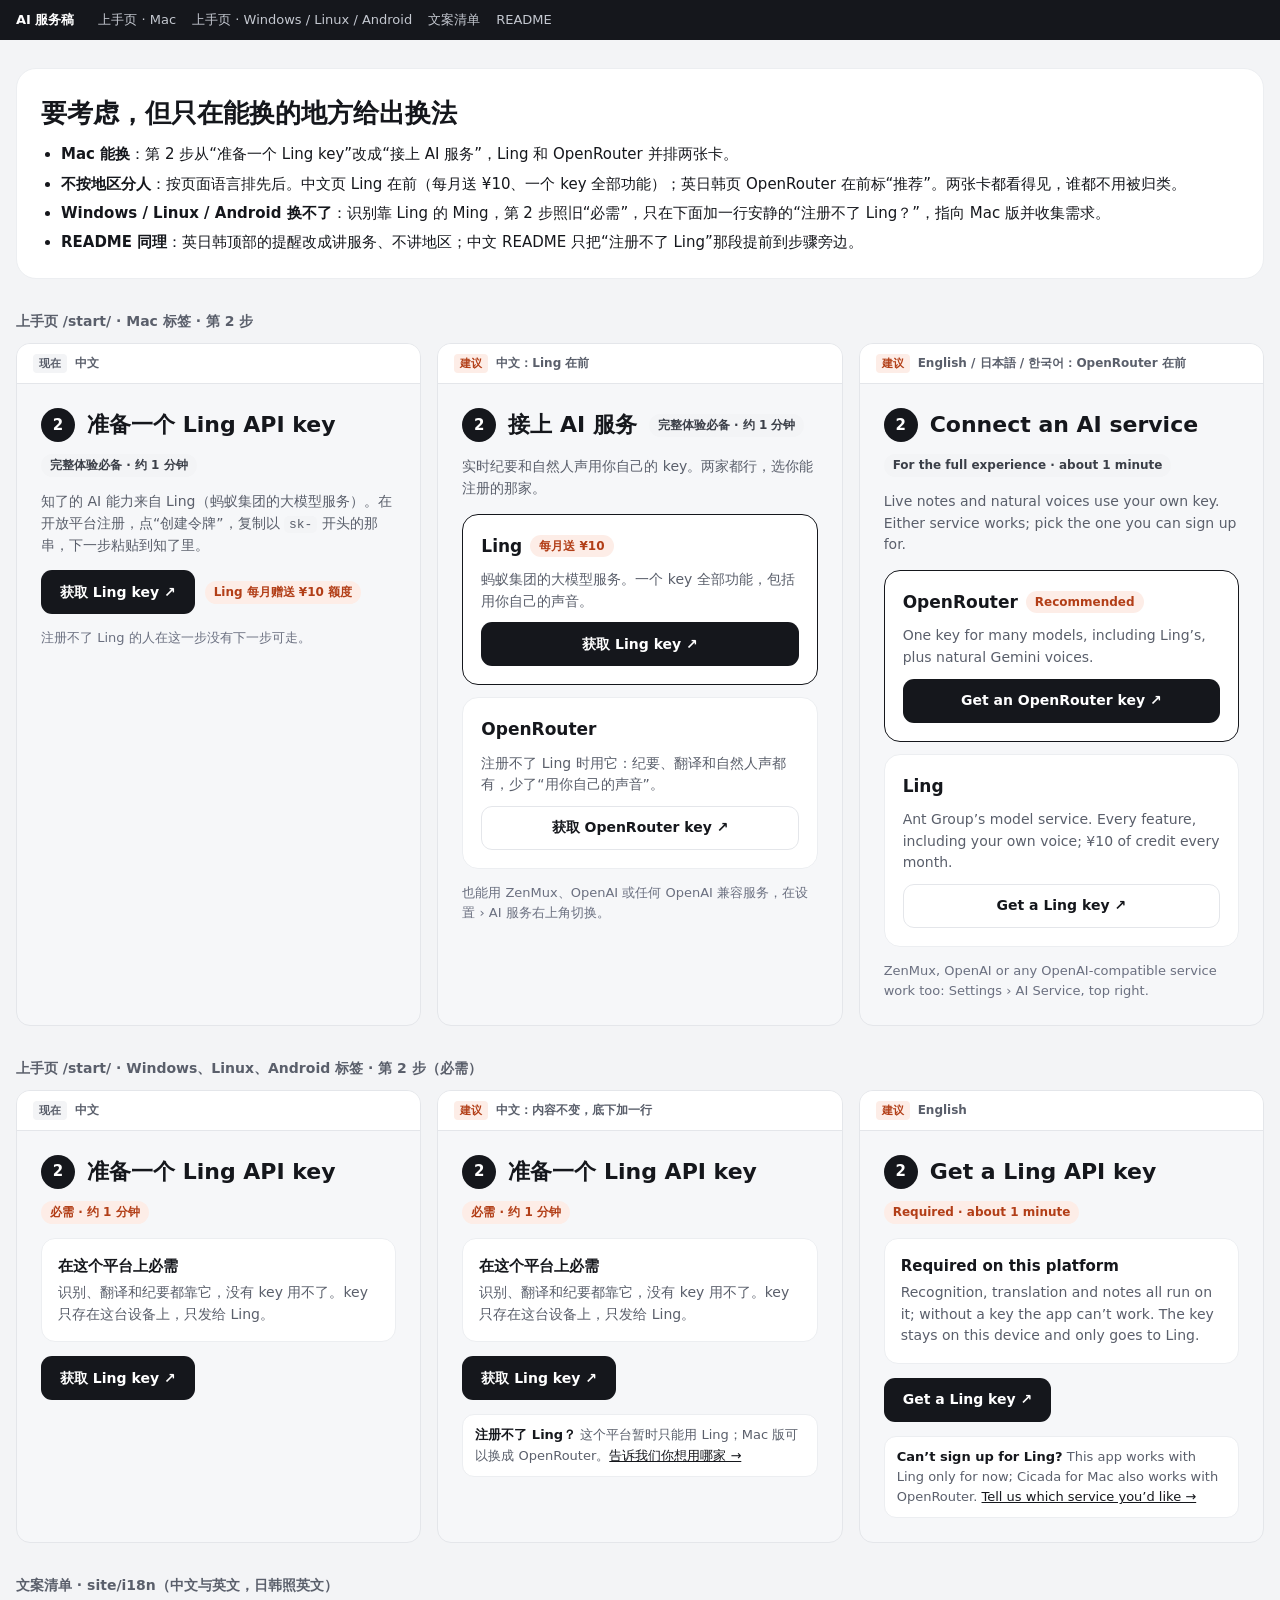
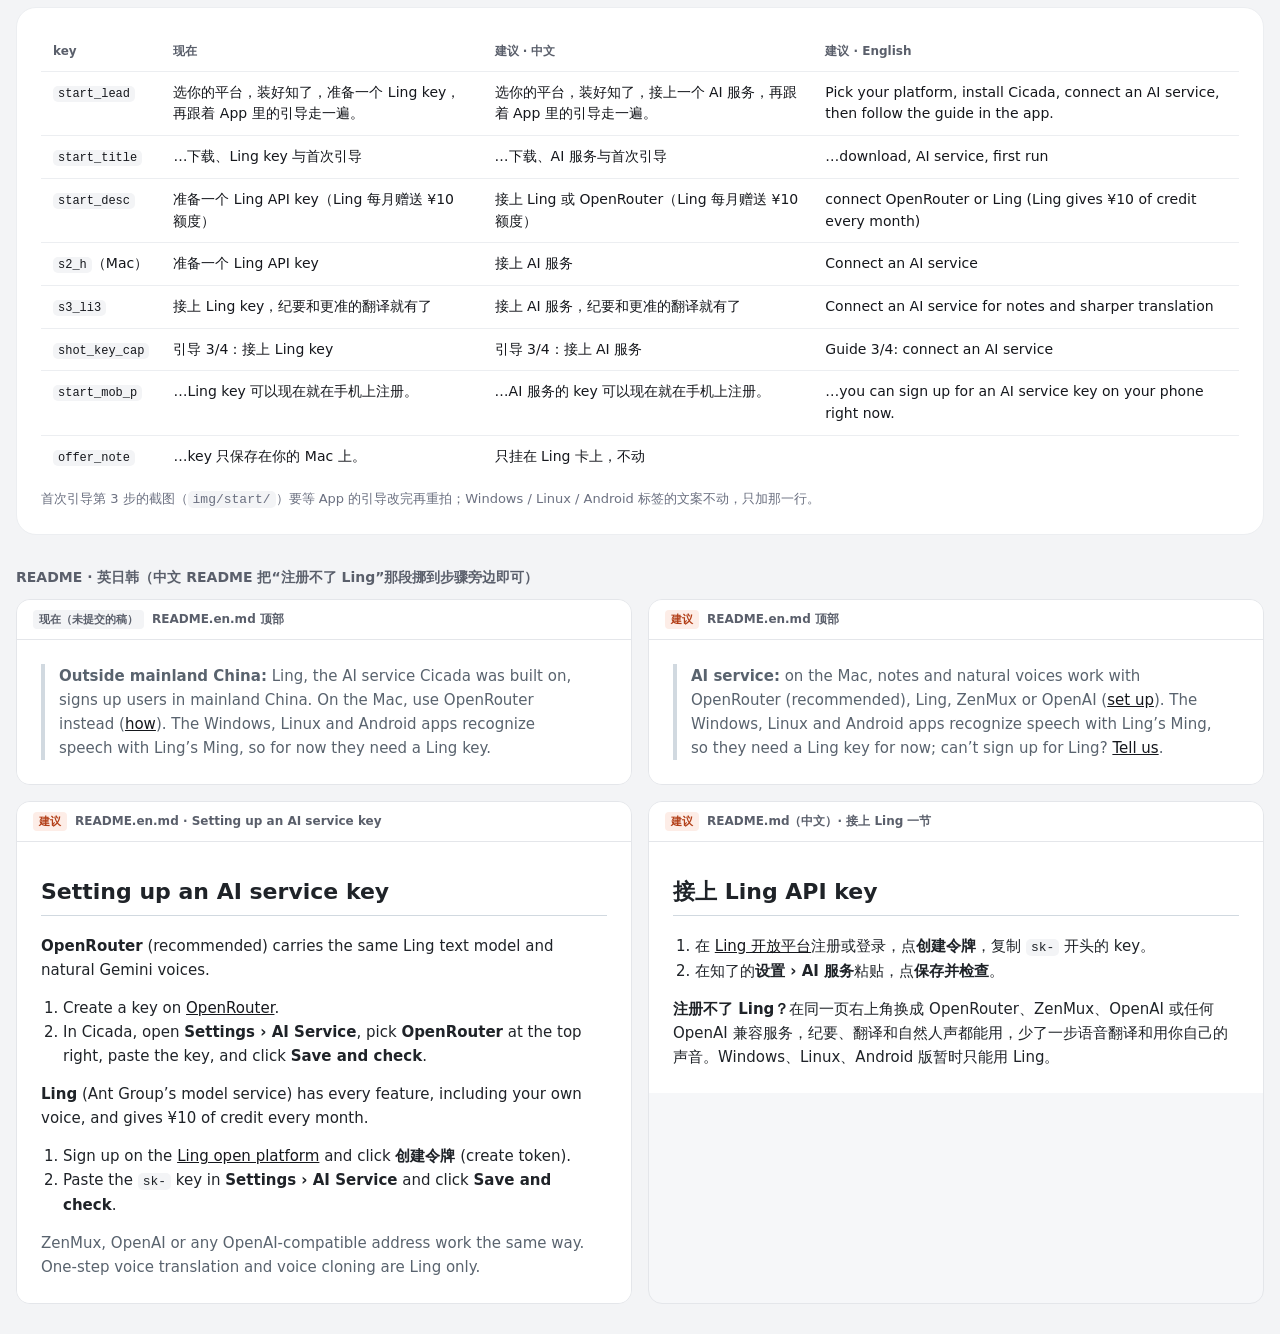
<file: docs/design/start-ai-service.html>
<!doctype html>
<html lang="zh-CN">
<head>
<meta charset="utf-8">
<meta name="viewport" content="width=device-width, initial-scale=1">
<title>上手页与 README 的 AI 服务</title>
<!-- 设计稿：/start/ 和 README 怎么面对“注册不了 Ling”的人。只是稿子，不进 site/ 构建；
     落地时改 site/start.html、site/i18n/*.json、README*.md。不按地区分人，按页面语言排先后。 -->
<style>
:root{--ground:#F3F4F6;--page:#F6F7F9;--card:#FFFFFF;--ink:#15171C;--ink2:#3B3F48;--grey:#5A5F6B;--grey2:#6B7080;--line:#ECEEF1;--line2:#E4E6EA;--accent:#E8552B;--accentText:#B23E17;--accentBg:#FDEDE7;--code:#F3F4F6;--ok:#1F6B3A;--okBg:#E6F4EA}
*{box-sizing:border-box}
body{margin:0;background:var(--ground);color:var(--ink);font:15px/1.55 Inter,"Noto Sans SC",-apple-system,"PingFang SC",system-ui,sans-serif}
a{color:var(--ink)}a:hover{color:var(--accentText)}
code{font-family:"JetBrains Mono",ui-monospace,Menlo,monospace;font-size:13px;background:var(--code);border-radius:5px;padding:1px 5px}
.toc{position:sticky;top:0;z-index:5;background:var(--ink);color:#fff;display:flex;flex-wrap:wrap;gap:4px 16px;padding:10px 16px;font-size:13px}
.toc b{margin-right:8px}.toc a{color:#C4C8D0;text-decoration:none}.toc a:hover{color:#fff}
.board{max-width:1320px;margin:32px auto;padding:0 16px}
.board>h2{font-size:14px;font-weight:700;color:var(--grey);margin:0 0 10px;display:flex;gap:8px;align-items:center;flex-wrap:wrap}
.cols{display:grid;gap:16px;grid-template-columns:repeat(auto-fit,minmax(380px,1fr))}
.frame{background:var(--page);border:1px solid var(--line2);border-radius:14px;overflow:hidden;display:flex;flex-direction:column}
.frame>.lbl{font-size:12px;font-weight:700;color:var(--grey);padding:10px 16px;border-bottom:1px solid var(--line2);background:#fff;display:flex;gap:8px;align-items:center;flex-wrap:wrap}
.frame>.body{padding:24px;display:flex;flex-direction:column;gap:14px}
.chg{font-size:11px;font-weight:700;color:var(--accentText);background:var(--accentBg);border-radius:4px;padding:1px 6px}
.now{font-size:11px;font-weight:700;color:var(--grey);background:var(--code);border-radius:4px;padding:1px 6px}
.summary{max-width:1320px;margin:28px auto 0;padding:0 16px}
.summary .card{display:flex;flex-direction:column;gap:10px}
.summary h1{margin:0;font-size:26px;font-weight:800}
.summary ul{margin:0;padding-left:20px;display:flex;flex-direction:column;gap:6px}
.card{background:var(--card);border:1px solid var(--line);border-radius:20px;padding:24px}
.btn{display:inline-flex;align-items:center;justify-content:center;gap:8px;min-height:44px;padding:0 18px;border-radius:11px;font-weight:600;text-decoration:none;font-size:14px;border:1px solid transparent}
.btn.dark{background:var(--ink);color:#fff}.btn.light{background:#fff;border-color:var(--line2);color:var(--ink)}
.tag{font-size:12px;font-weight:600;color:var(--accentText);background:var(--accentBg);border-radius:999px;padding:2px 9px;white-space:nowrap}
.tag.grey{color:var(--ink2);background:var(--code)}
.muted{color:var(--grey);font-size:14px}.muted2{color:var(--grey2);font-size:13px}
.num{width:34px;height:34px;border-radius:50%;background:var(--ink);color:#fff;display:inline-flex;align-items:center;justify-content:center;font-weight:800;flex-shrink:0}
.sh{display:flex;align-items:center;gap:12px;flex-wrap:wrap}
.sh h3{margin:0;font-size:22px;font-weight:800}
.svc{display:grid;gap:12px;grid-template-columns:repeat(auto-fit,minmax(220px,1fr))}
.svc .card{padding:18px;display:flex;flex-direction:column;gap:10px;border-radius:16px}
.svc .card.pick{border:1.5px solid var(--ink)}
.svc h4{margin:0;font-size:17px;font-weight:800;display:flex;gap:8px;align-items:center;flex-wrap:wrap}
.svc p{margin:0;font-size:14px;color:var(--grey)}
.quiet{font-size:13px;color:var(--grey);background:#fff;border:1px solid var(--line);border-radius:12px;padding:10px 12px}
.quiet b{color:var(--ink)}
table{width:100%;border-collapse:collapse}
th,td{text-align:left;vertical-align:top;padding:10px 12px;border-top:1px solid var(--line);font-size:14px}
thead th{border-top:0;font-size:12px;color:var(--grey)}
td:first-child{white-space:nowrap}td:first-child code{font-size:12px}
.scroll{overflow-x:auto}
/* GitHub README 样子 */
.gh{background:#fff;font:15px/1.6 -apple-system,"Segoe UI",system-ui,sans-serif;color:#1f2328}
.gh h2{font-size:22px;border-bottom:1px solid #d1d9e0;padding-bottom:6px;margin:8px 0 4px}
.gh blockquote{margin:0;border-left:4px solid #d1d9e0;padding:0 14px;color:#59636e}
.gh ol{margin:0;padding-left:22px}
.gh p{margin:0}
</style>
</head>
<body>
<nav class="toc"><b>AI 服务稿</b><a href="#mac">上手页 · Mac</a><a href="#ports">上手页 · Windows / Linux / Android</a><a href="#copy">文案清单</a><a href="#readme">README</a></nav>

<section class="summary"><div class="card">
  <h1>要考虑，但只在能换的地方给出换法</h1>
  <ul>
    <li><b>Mac 能换</b>：第 2 步从“准备一个 Ling key”改成“接上 AI 服务”，Ling 和 OpenRouter 并排两张卡。</li>
    <li><b>不按地区分人</b>：按页面语言排先后。中文页 Ling 在前（每月送 ¥10、一个 key 全部功能）；英日韩页 OpenRouter 在前标“推荐”。两张卡都看得见，谁都不用被归类。</li>
    <li><b>Windows / Linux / Android 换不了</b>：识别靠 Ling 的 Ming，第 2 步照旧“必需”，只在下面加一行安静的“注册不了 Ling？”，指向 Mac 版并收集需求。</li>
    <li><b>README 同理</b>：英日韩顶部的提醒改成讲服务、不讲地区；中文 README 只把“注册不了 Ling”那段提前到步骤旁边。</li>
  </ul>
</div></section>

<section class="board" id="mac">
  <h2>上手页 /start/ · Mac 标签 · 第 2 步</h2>
  <div class="cols">
    <div class="frame"><div class="lbl"><span class="now">现在</span>中文</div><div class="body">
      <div class="sh"><span class="num">2</span><h3>准备一个 Ling API key</h3><span class="tag grey">完整体验必备 · 约 1 分钟</span></div>
      <p class="muted" style="margin:0">知了的 AI 能力来自 Ling（蚂蚁集团的大模型服务）。在开放平台注册，点“创建令牌”，复制以 <code>sk-</code> 开头的那串，下一步粘贴到知了里。</p>
      <div style="display:flex;gap:10px;flex-wrap:wrap;align-items:center"><a class="btn dark" href="#">获取 Ling key ↗</a><span class="tag">Ling 每月赠送 ¥10 额度</span></div>
      <p class="muted2" style="margin:0">注册不了 Ling 的人在这一步没有下一步可走。</p>
    </div></div>

    <div class="frame"><div class="lbl"><span class="chg">建议</span>中文：Ling 在前</div><div class="body">
      <div class="sh"><span class="num">2</span><h3>接上 AI 服务</h3><span class="tag grey">完整体验必备 · 约 1 分钟</span></div>
      <p class="muted" style="margin:0">实时纪要和自然人声用你自己的 key。两家都行，选你能注册的那家。</p>
      <div class="svc">
        <div class="card pick">
          <h4>Ling <span class="tag">每月送 ¥10</span></h4>
          <p>蚂蚁集团的大模型服务。一个 key 全部功能，包括用你自己的声音。</p>
          <a class="btn dark" href="#">获取 Ling key ↗</a>
        </div>
        <div class="card">
          <h4>OpenRouter</h4>
          <p>注册不了 Ling 时用它：纪要、翻译和自然人声都有，少了“用你自己的声音”。</p>
          <a class="btn light" href="#">获取 OpenRouter key ↗</a>
        </div>
      </div>
      <p class="muted2" style="margin:0">也能用 ZenMux、OpenAI 或任何 OpenAI 兼容服务，在设置 › AI 服务右上角切换。</p>
    </div></div>

    <div class="frame"><div class="lbl"><span class="chg">建议</span>English / 日本語 / 한국어：OpenRouter 在前</div><div class="body">
      <div class="sh"><span class="num">2</span><h3>Connect an AI service</h3><span class="tag grey">For the full experience · about 1 minute</span></div>
      <p class="muted" style="margin:0">Live notes and natural voices use your own key. Either service works; pick the one you can sign up for.</p>
      <div class="svc">
        <div class="card pick">
          <h4>OpenRouter <span class="tag">Recommended</span></h4>
          <p>One key for many models, including Ling’s, plus natural Gemini voices.</p>
          <a class="btn dark" href="#">Get an OpenRouter key ↗</a>
        </div>
        <div class="card">
          <h4>Ling</h4>
          <p>Ant Group’s model service. Every feature, including your own voice; ¥10 of credit every month.</p>
          <a class="btn light" href="#">Get a Ling key ↗</a>
        </div>
      </div>
      <p class="muted2" style="margin:0">ZenMux, OpenAI or any OpenAI-compatible service work too: Settings › AI Service, top right.</p>
    </div></div>
  </div>
</section>

<section class="board" id="ports">
  <h2>上手页 /start/ · Windows、Linux、Android 标签 · 第 2 步（必需）</h2>
  <div class="cols">
    <div class="frame"><div class="lbl"><span class="now">现在</span>中文</div><div class="body">
      <div class="sh"><span class="num">2</span><h3>准备一个 Ling API key</h3><span class="tag">必需 · 约 1 分钟</span></div>
      <div class="card" style="padding:16px;border-radius:14px"><b>在这个平台上必需</b><p class="muted" style="margin:4px 0 0">识别、翻译和纪要都靠它，没有 key 用不了。key 只存在这台设备上，只发给 Ling。</p></div>
      <a class="btn dark" href="#" style="align-self:flex-start">获取 Ling key ↗</a>
    </div></div>

    <div class="frame"><div class="lbl"><span class="chg">建议</span>中文：内容不变，底下加一行</div><div class="body">
      <div class="sh"><span class="num">2</span><h3>准备一个 Ling API key</h3><span class="tag">必需 · 约 1 分钟</span></div>
      <div class="card" style="padding:16px;border-radius:14px"><b>在这个平台上必需</b><p class="muted" style="margin:4px 0 0">识别、翻译和纪要都靠它，没有 key 用不了。key 只存在这台设备上，只发给 Ling。</p></div>
      <a class="btn dark" href="#" style="align-self:flex-start">获取 Ling key ↗</a>
      <div class="quiet"><b>注册不了 Ling？</b> 这个平台暂时只能用 Ling；Mac 版可以换成 OpenRouter。<a href="#">告诉我们你想用哪家 →</a></div>
    </div></div>

    <div class="frame"><div class="lbl"><span class="chg">建议</span>English</div><div class="body">
      <div class="sh"><span class="num">2</span><h3>Get a Ling API key</h3><span class="tag">Required · about 1 minute</span></div>
      <div class="card" style="padding:16px;border-radius:14px"><b>Required on this platform</b><p class="muted" style="margin:4px 0 0">Recognition, translation and notes all run on it; without a key the app can’t work. The key stays on this device and only goes to Ling.</p></div>
      <a class="btn dark" href="#" style="align-self:flex-start">Get a Ling key ↗</a>
      <div class="quiet"><b>Can’t sign up for Ling?</b> This app works with Ling only for now; Cicada for Mac also works with OpenRouter. <a href="#">Tell us which service you’d like →</a></div>
    </div></div>
  </div>
</section>

<section class="board" id="copy">
  <h2>文案清单 · site/i18n（中文与英文，日韩照英文）</h2>
  <div class="card scroll"><table>
    <thead><tr><th>key</th><th>现在</th><th>建议 · 中文</th><th>建议 · English</th></tr></thead>
    <tbody>
      <tr><td><code>start_lead</code></td><td>选你的平台，装好知了，准备一个 Ling key，再跟着 App 里的引导走一遍。</td><td>选你的平台，装好知了，接上一个 AI 服务，再跟着 App 里的引导走一遍。</td><td>Pick your platform, install Cicada, connect an AI service, then follow the guide in the app.</td></tr>
      <tr><td><code>start_title</code></td><td>…下载、Ling key 与首次引导</td><td>…下载、AI 服务与首次引导</td><td>…download, AI service, first run</td></tr>
      <tr><td><code>start_desc</code></td><td>准备一个 Ling API key（Ling 每月赠送 ¥10 额度）</td><td>接上 Ling 或 OpenRouter（Ling 每月赠送 ¥10 额度）</td><td>connect OpenRouter or Ling (Ling gives ¥10 of credit every month)</td></tr>
      <tr><td><code>s2_h</code>（Mac）</td><td>准备一个 Ling API key</td><td>接上 AI 服务</td><td>Connect an AI service</td></tr>
      <tr><td><code>s3_li3</code></td><td>接上 Ling key，纪要和更准的翻译就有了</td><td>接上 AI 服务，纪要和更准的翻译就有了</td><td>Connect an AI service for notes and sharper translation</td></tr>
      <tr><td><code>shot_key_cap</code></td><td>引导 3/4：接上 Ling key</td><td>引导 3/4：接上 AI 服务</td><td>Guide 3/4: connect an AI service</td></tr>
      <tr><td><code>start_mob_p</code></td><td>…Ling key 可以现在就在手机上注册。</td><td>…AI 服务的 key 可以现在就在手机上注册。</td><td>…you can sign up for an AI service key on your phone right now.</td></tr>
      <tr><td><code>offer_note</code></td><td>…key 只保存在你的 Mac 上。</td><td colspan="2">只挂在 Ling 卡上，不动</td></tr>
    </tbody>
  </table>
  <p class="muted2" style="margin:12px 0 0">首次引导第 3 步的截图（<code>img/start/</code>）要等 App 的引导改完再重拍；Windows / Linux / Android 标签的文案不动，只加那一行。</p>
  </div>
</section>

<section class="board" id="readme">
  <h2>README · 英日韩（中文 README 把“注册不了 Ling”那段挪到步骤旁边即可）</h2>
  <div class="cols">
    <div class="frame"><div class="lbl"><span class="now">现在（未提交的稿）</span>README.en.md 顶部</div><div class="body gh">
      <blockquote><p><b>Outside mainland China:</b> Ling, the AI service Cicada was built on, signs up users in mainland China. On the Mac, use OpenRouter instead (<a href="#">how</a>). The Windows, Linux and Android apps recognize speech with Ling’s Ming, so for now they need a Ling key.</p></blockquote>
    </div></div>
    <div class="frame"><div class="lbl"><span class="chg">建议</span>README.en.md 顶部</div><div class="body gh">
      <blockquote><p><b>AI service:</b> on the Mac, notes and natural voices work with OpenRouter (recommended), Ling, ZenMux or OpenAI (<a href="#">set up</a>). The Windows, Linux and Android apps recognize speech with Ling’s Ming, so they need a Ling key for now; can’t sign up for Ling? <a href="#">Tell us</a>.</p></blockquote>
    </div></div>
  </div>
  <div class="cols" style="margin-top:16px">
    <div class="frame"><div class="lbl"><span class="chg">建议</span>README.en.md · Setting up an AI service key</div><div class="body gh">
      <h2>Setting up an AI service key</h2>
      <p><b>OpenRouter</b> (recommended) carries the same Ling text model and natural Gemini voices.</p>
      <ol><li>Create a key on <a href="#">OpenRouter</a>.</li><li>In Cicada, open <b>Settings › AI Service</b>, pick <b>OpenRouter</b> at the top right, paste the key, and click <b>Save and check</b>.</li></ol>
      <p><b>Ling</b> (Ant Group’s model service) has every feature, including your own voice, and gives ¥10 of credit every month.</p>
      <ol><li>Sign up on the <a href="#">Ling open platform</a> and click <b>创建令牌</b> (create token).</li><li>Paste the <code>sk-</code> key in <b>Settings › AI Service</b> and click <b>Save and check</b>.</li></ol>
      <p style="color:#59636e">ZenMux, OpenAI or any OpenAI-compatible address work the same way. One-step voice translation and voice cloning are Ling only.</p>
    </div></div>
    <div class="frame"><div class="lbl"><span class="chg">建议</span>README.md（中文）· 接上 Ling 一节</div><div class="body gh">
      <h2>接上 Ling API key</h2>
      <ol><li>在 <a href="#">Ling 开放平台</a>注册或登录，点<b>创建令牌</b>，复制 <code>sk-</code> 开头的 key。</li><li>在知了的<b>设置 › AI 服务</b>粘贴，点<b>保存并检查</b>。</li></ol>
      <p><b>注册不了 Ling？</b>在同一页右上角换成 OpenRouter、ZenMux、OpenAI 或任何 OpenAI 兼容服务，纪要、翻译和自然人声都能用，少了一步语音翻译和用你自己的声音。Windows、Linux、Android 版暂时只能用 Ling。</p>
    </div></div>
  </div>
</section>
</body>
</html>
</file>
